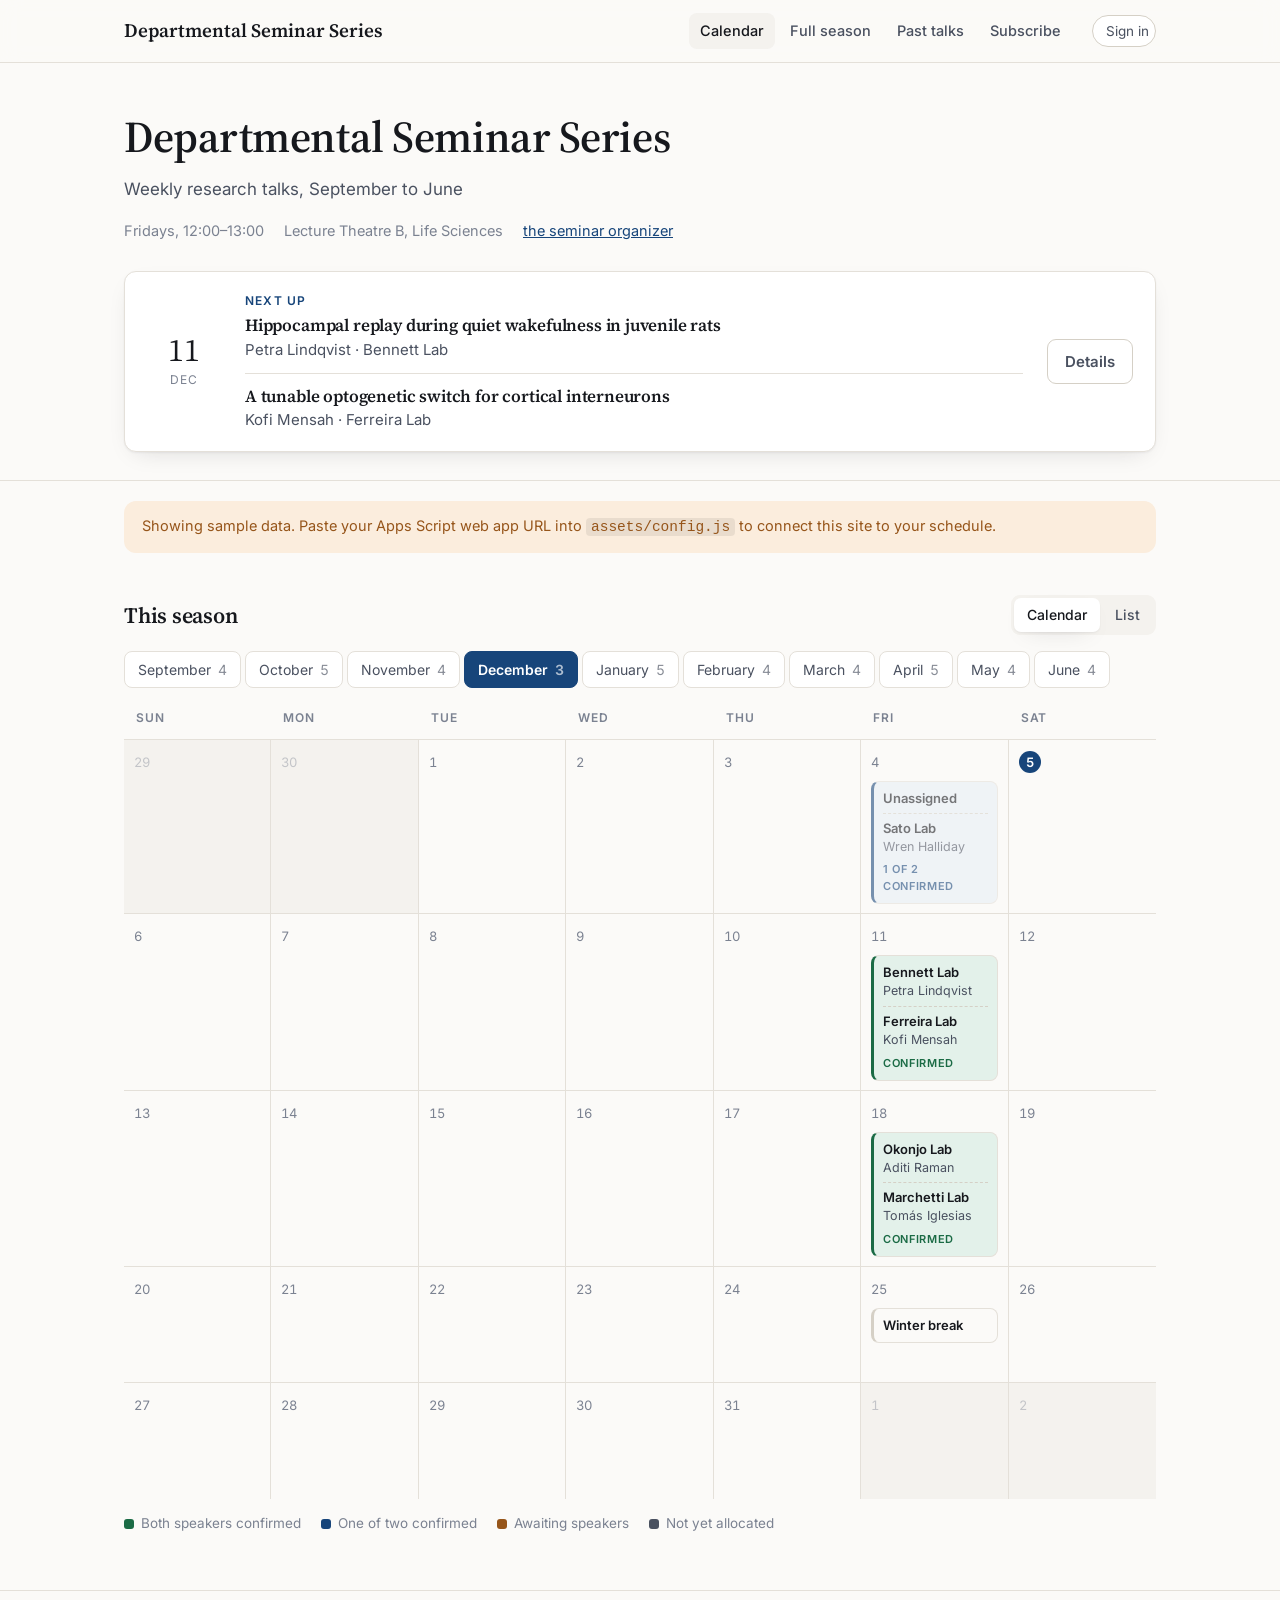
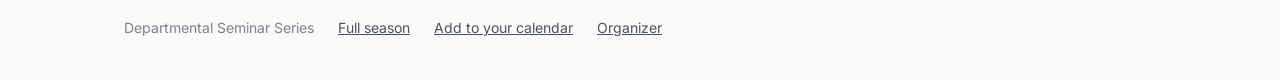
<file: index.html>
<!doctype html>
<html lang="en">
<head>
<meta charset="utf-8">
<meta name="viewport" content="width=device-width, initial-scale=1">
<title>Calendar</title>
<meta name="description" content="Schedule and speaker sign-up for the weekly seminar series.">
<link rel="preconnect" href="https://fonts.googleapis.com">
<link rel="preconnect" href="https://fonts.gstatic.com" crossorigin>
<link href="https://fonts.googleapis.com/css2?family=Inter:wght@400;500;600;700&family=Source+Serif+4:opsz,wght@8..60,400;8..60,600&display=swap" rel="stylesheet">
<link rel="stylesheet" href="assets/styles.css">
<script src="assets/config.js"></script>
</head>
<body>

<header class="site-head">
  <div class="wrap head-inner">
    <a class="brand" href="index.html"><strong data-bind="seriesName">Seminar Series</strong></a>
    <nav class="nav">
      <a href="index.html">Calendar</a>
      <a href="schedule.html">Full season</a>
      <a href="archive.html">Past talks</a>
      <a href="subscribe.html">Subscribe</a>
    </nav>
    <div id="session-slot"></div>
    <button class="menu-btn" aria-label="Menu">&#9776;</button>
  </div>
</header>

<section class="hero">
  <div class="wrap">
    <h1 data-bind="seriesName">Seminar Series</h1>
    <p class="tagline" data-bind="tagline" hidden></p>
    <div class="meta" id="hero-meta"></div>
    <div id="next-up"></div>
  </div>
</section>

<main class="wrap">
  <div id="banner-slot"></div>

  <div class="toolbar">
    <h2>This season</h2>
    <div class="seg" id="view-toggle">
      <button data-view="calendar" aria-pressed="true">Calendar</button>
      <button data-view="list" aria-pressed="false">List</button>
    </div>
  </div>

  <div class="months" id="month-nav"></div>
  <div id="view-host"><div class="skeleton"></div></div>

  <div class="legend">
    <span><i style="background:var(--ok)"></i> Both speakers confirmed</span>
    <span><i style="background:var(--accent)"></i> One of two confirmed</span>
    <span><i style="background:var(--warn)"></i> Awaiting speakers</span>
    <span><i style="background:var(--open)"></i> Not yet allocated</span>
  </div>
</main>

<footer class="site-foot">
  <div class="wrap foot-inner">
    <span data-bind="seriesName">Seminar Series</span>
    <a href="schedule.html">Full season</a>
    <a href="subscribe.html">Add to your calendar</a>
    <a href="dashboard.html">Organizer</a>
  </div>
</footer>

<script src="assets/app.js"></script>
<script>
(function () {
  var view = 'calendar';
  try { view = localStorage.getItem('seminar.view') || 'calendar'; } catch (e) {}

  var host = document.getElementById('view-host');
  var monthNav = document.getElementById('month-nav');
  var toggle = document.getElementById('view-toggle');

  toggle.addEventListener('click', function (e) {
    var b = e.target.closest('button');
    if (!b) return;
    view = b.dataset.view;
    try { localStorage.setItem('seminar.view', view); } catch (err) {}
    SEM.render();
  });

  function narrow() { return window.matchMedia('(max-width: 640px)').matches; }

  SEM.onRender(function (state) {
    var mode = narrow() ? 'list' : view;
    SEM.$$('#view-toggle button').forEach(function (b) {
      b.setAttribute('aria-pressed', b.dataset.view === view ? 'true' : 'false');
    });
    toggle.hidden = narrow();
    monthNav.hidden = mode !== 'calendar';

    if (!state.slots.length) {
      host.innerHTML = '';
      host.appendChild(SEM.emptyBlock('No dates yet',
        'The season has not been published. Check back shortly.'));
      return;
    }

    if (mode === 'calendar') {
      SEM.renderMonthNav(monthNav);
      SEM.renderCalendar(host);
    } else {
      var t = SEM.todayKey();
      var rest = state.slots.filter(function (s) { return s.date >= t; });
      SEM.renderList(host, rest.length ? rest : state.slots, {
        emptyTitle: 'The season has finished',
        emptyBody: 'Past talks are listed in the archive.'
      });
    }
    renderNext(state);
  });

  function renderNext(state) {
    var box = document.getElementById('next-up');
    var next = SEM.upcoming()[0];
    box.innerHTML = '';
    if (!next) return;
    var d = SEM.parseDate(next.date);
    var card = SEM.el('div', 'next-up');

    var when = SEM.el('div', 'when');
    when.appendChild(SEM.el('div', 'd', String(d.getDate())));
    when.appendChild(SEM.el('div', 'm', ['Jan','Feb','Mar','Apr','May','Jun','Jul','Aug','Sep','Oct','Nov','Dec'][d.getMonth()]));
    card.appendChild(when);

    var what = SEM.el('div', 'what');
    what.appendChild(SEM.el('div', 'eyebrow', next.date === SEM.todayKey() ? 'Today' : 'Next up'));
    if (next.type === 'special') {
      what.appendChild(SEM.el('h2', null, next.note || 'Special session'));
    } else {
      SEM.talksOf(next).forEach(function (t) {
        var block = SEM.el('div', 'talk');
        if (t.filled) {
          block.appendChild(SEM.el('h2', null, t.title));
          block.appendChild(SEM.el('p', null, t.speaker + ' · ' + t.lab));
        } else {
          block.appendChild(SEM.el('h2', null, t.lab || 'Not yet allocated'));
          block.appendChild(SEM.el('p', null, t.lab ? 'Speaker and title still needed' : 'No lab assigned to this slot'));
        }
        what.appendChild(block);
      });
    }
    card.appendChild(what);

    var allFilled = SEM.filledTalks(next).length === SEM.talksOf(next).length;
    if (SEM.assignedTalks(next).length && next.type === 'talk') {
      var btn = SEM.el('button', 'btn' + (allFilled ? ' ghost' : ''), allFilled ? 'Details' : 'Add your details');
      btn.addEventListener('click', function () { SEM.openSlot(next.date); });
      card.appendChild(btn);
    }
    box.appendChild(card);
  }

  window.addEventListener('resize', (function () {
    var was = narrow();
    return function () { if (narrow() !== was) { was = narrow(); SEM.render(); } };
  })());
})();
</script>
</body>
</html>
</file>
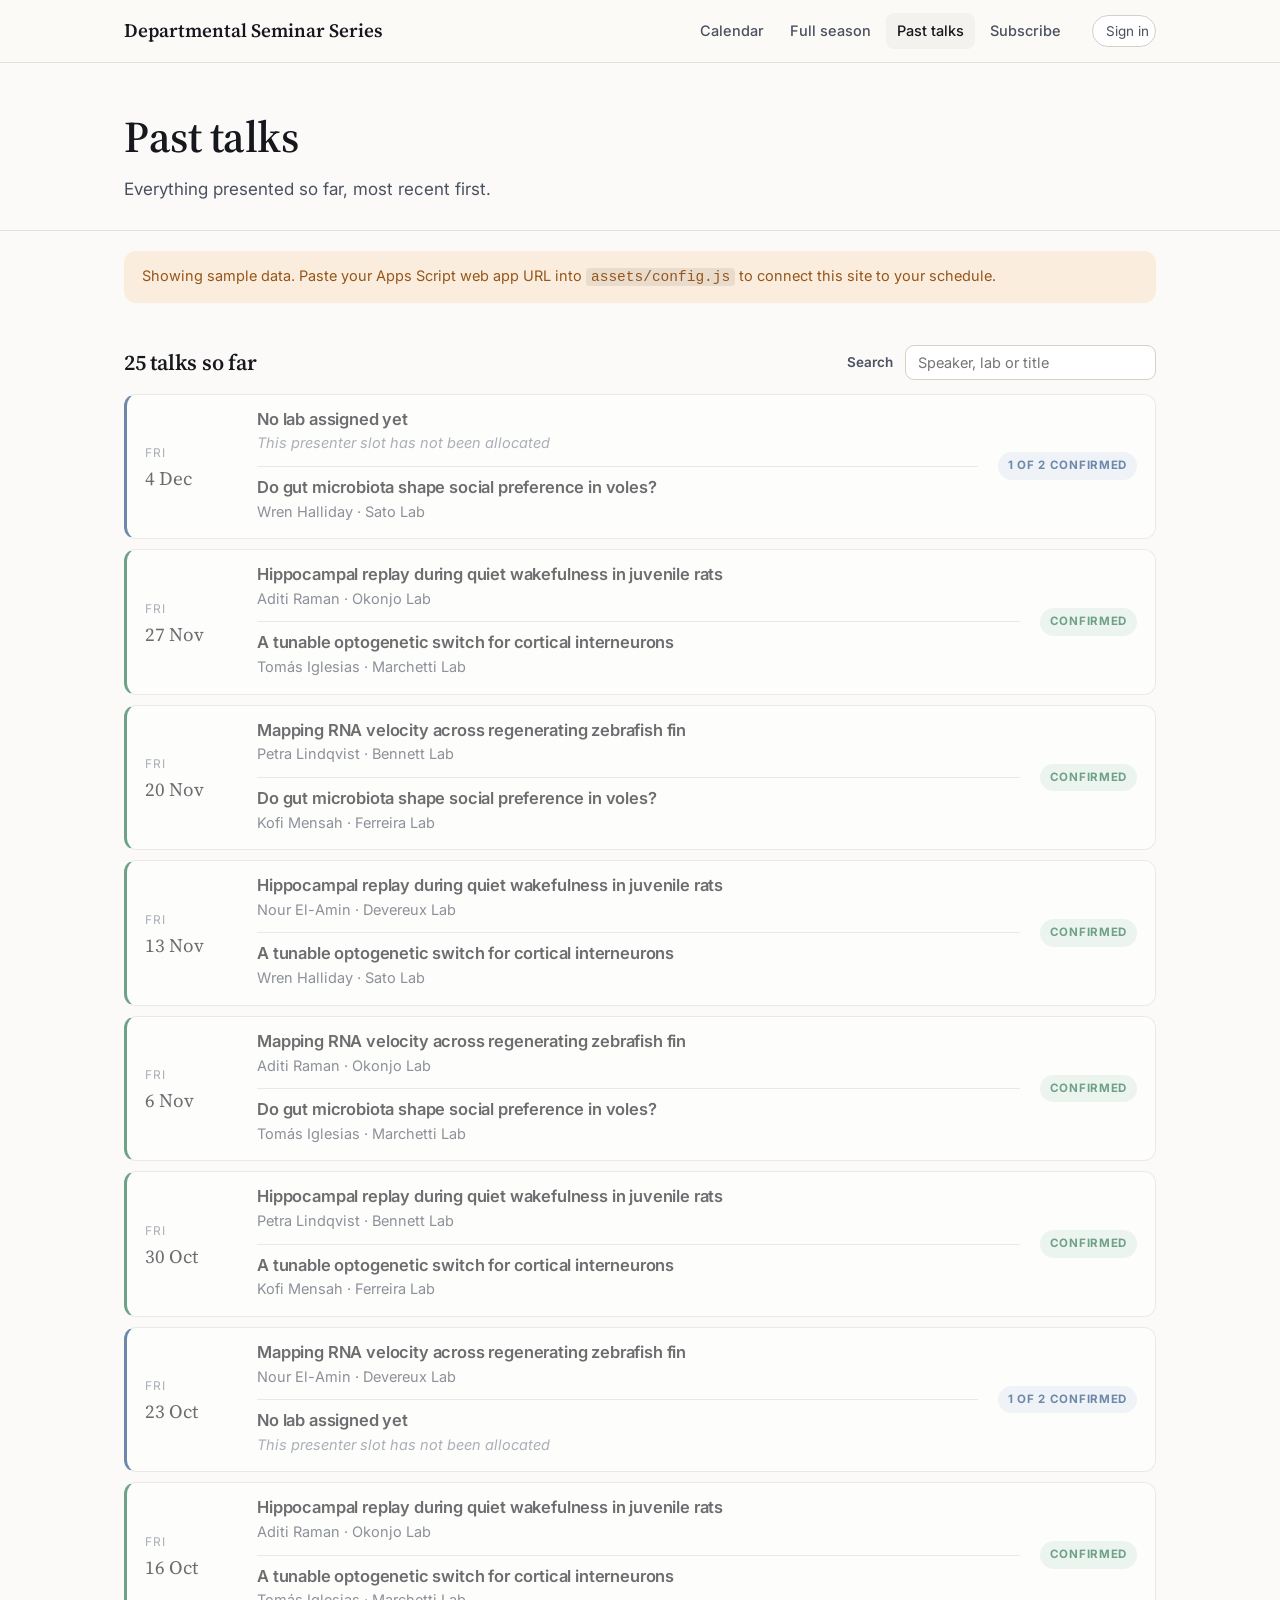
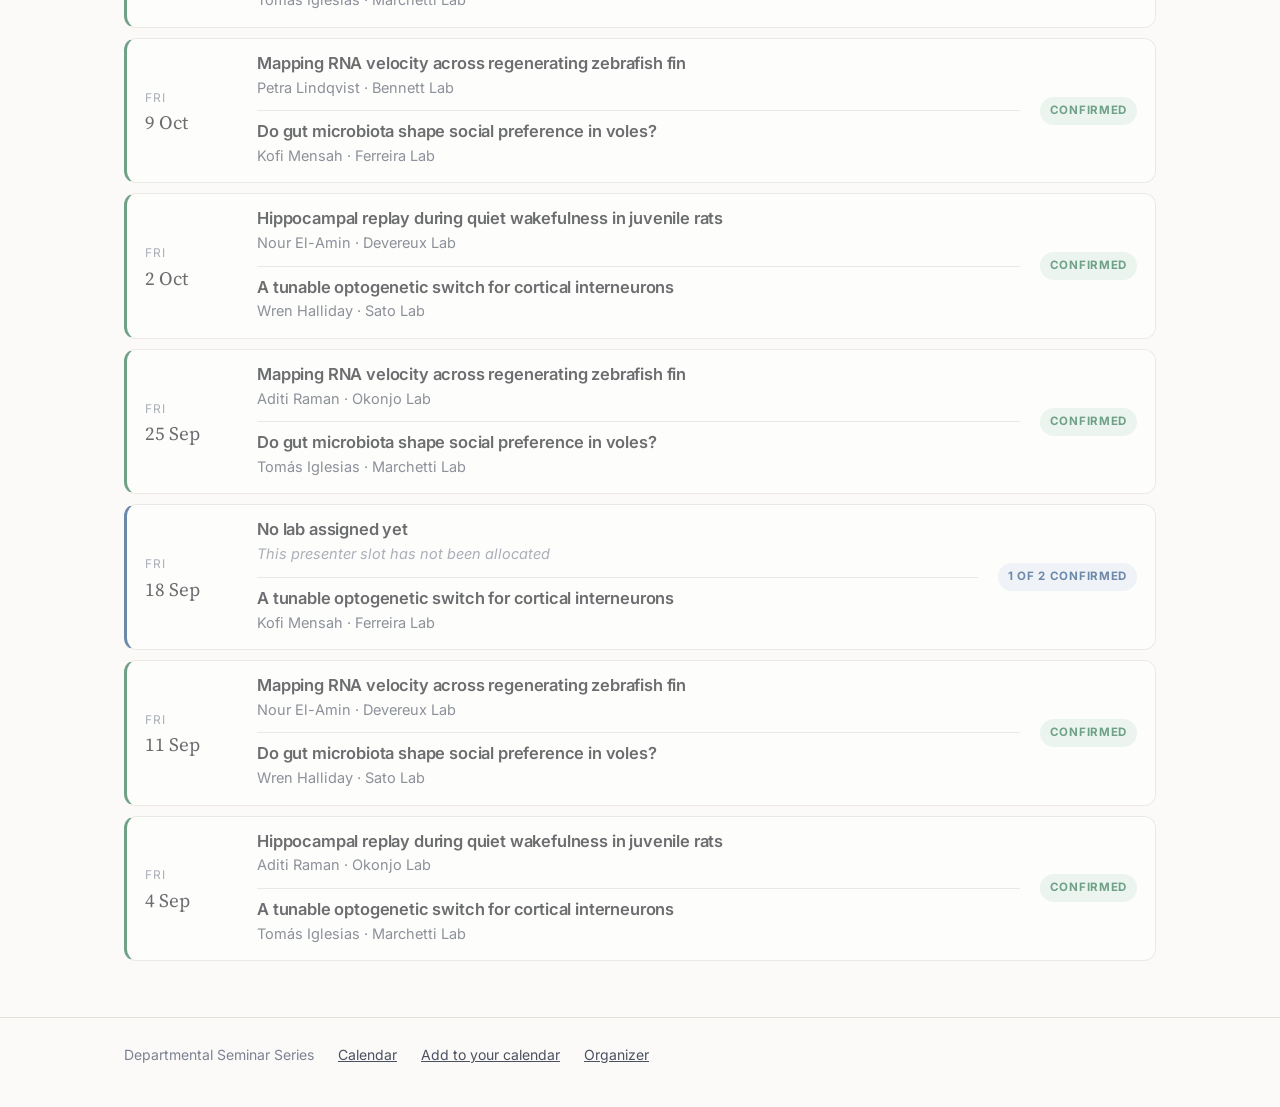
<file: archive.html>
<!doctype html>
<html lang="en">
<head>
<meta charset="utf-8">
<meta name="viewport" content="width=device-width, initial-scale=1">
<title>Past talks</title>
<meta name="description" content="A searchable record of every talk given in the seminar series.">
<link rel="preconnect" href="https://fonts.googleapis.com">
<link rel="preconnect" href="https://fonts.gstatic.com" crossorigin>
<link href="https://fonts.googleapis.com/css2?family=Inter:wght@400;500;600;700&family=Source+Serif+4:opsz,wght@8..60,400;8..60,600&display=swap" rel="stylesheet">
<link rel="stylesheet" href="assets/styles.css">
<script src="assets/config.js"></script>
</head>
<body>

<header class="site-head">
  <div class="wrap head-inner">
    <a class="brand" href="index.html"><strong data-bind="seriesName">Seminar Series</strong></a>
    <nav class="nav">
      <a href="index.html">Calendar</a>
      <a href="schedule.html">Full season</a>
      <a href="archive.html">Past talks</a>
      <a href="subscribe.html">Subscribe</a>
    </nav>
    <div id="session-slot"></div>
    <button class="menu-btn" aria-label="Menu">&#9776;</button>
  </div>
</header>

<section class="hero">
  <div class="wrap">
    <h1>Past talks</h1>
    <p class="tagline">Everything presented so far, most recent first.</p>
  </div>
</section>

<main class="wrap">
  <div id="banner-slot"></div>

  <div class="toolbar">
    <h2 id="count-label">Archive</h2>
    <label class="lbl" for="q" style="margin:0">Search</label>
    <input class="field" id="q" type="search" placeholder="Speaker, lab or title" style="min-width:220px">
  </div>

  <div class="list" id="rows"><div class="skeleton"></div></div>
</main>

<footer class="site-foot">
  <div class="wrap foot-inner">
    <span data-bind="seriesName">Seminar Series</span>
    <a href="index.html">Calendar</a>
    <a href="subscribe.html">Add to your calendar</a>
    <a href="dashboard.html">Organizer</a>
  </div>
</footer>

<script src="assets/app.js"></script>
<script>
(function () {
  var rows = document.getElementById('rows');
  var q = document.getElementById('q');
  q.addEventListener('input', function () { SEM.render(); });

  SEM.onRender(function (state) {
    var t = SEM.todayKey();
    var term = q.value.trim().toLowerCase();
    var list = state.slots.filter(function (s) {
      if (s.date >= t || s.type === 'break') return false;
      if (!SEM.filledTalks(s).length && !SEM.assignedTalks(s).length) return false;
      if (term) {
        var hay = [s.note];
        SEM.talksOf(s).forEach(function (x) { hay.push(x.lab, x.speaker, x.title); });
        if (hay.join(' ').toLowerCase().indexOf(term) < 0) return false;
      }
      return true;
    }).sort(function (a, b) { return a.date < b.date ? 1 : -1; });

    var given = list.reduce(function (n, s) { return n + SEM.filledTalks(s).length; }, 0);
    document.getElementById('count-label').textContent =
      given + (given === 1 ? ' talk' : ' talks') + (term ? ' matching' : ' so far');

    SEM.renderList(rows, list, {
      group: false,
      emptyTitle: term ? 'Nothing matched' : 'No talks yet',
      emptyBody: term ? 'Try a different search term.' : 'Talks appear here the day after they are given.'
    });
  });
})();
</script>
</body>
</html>
</file>
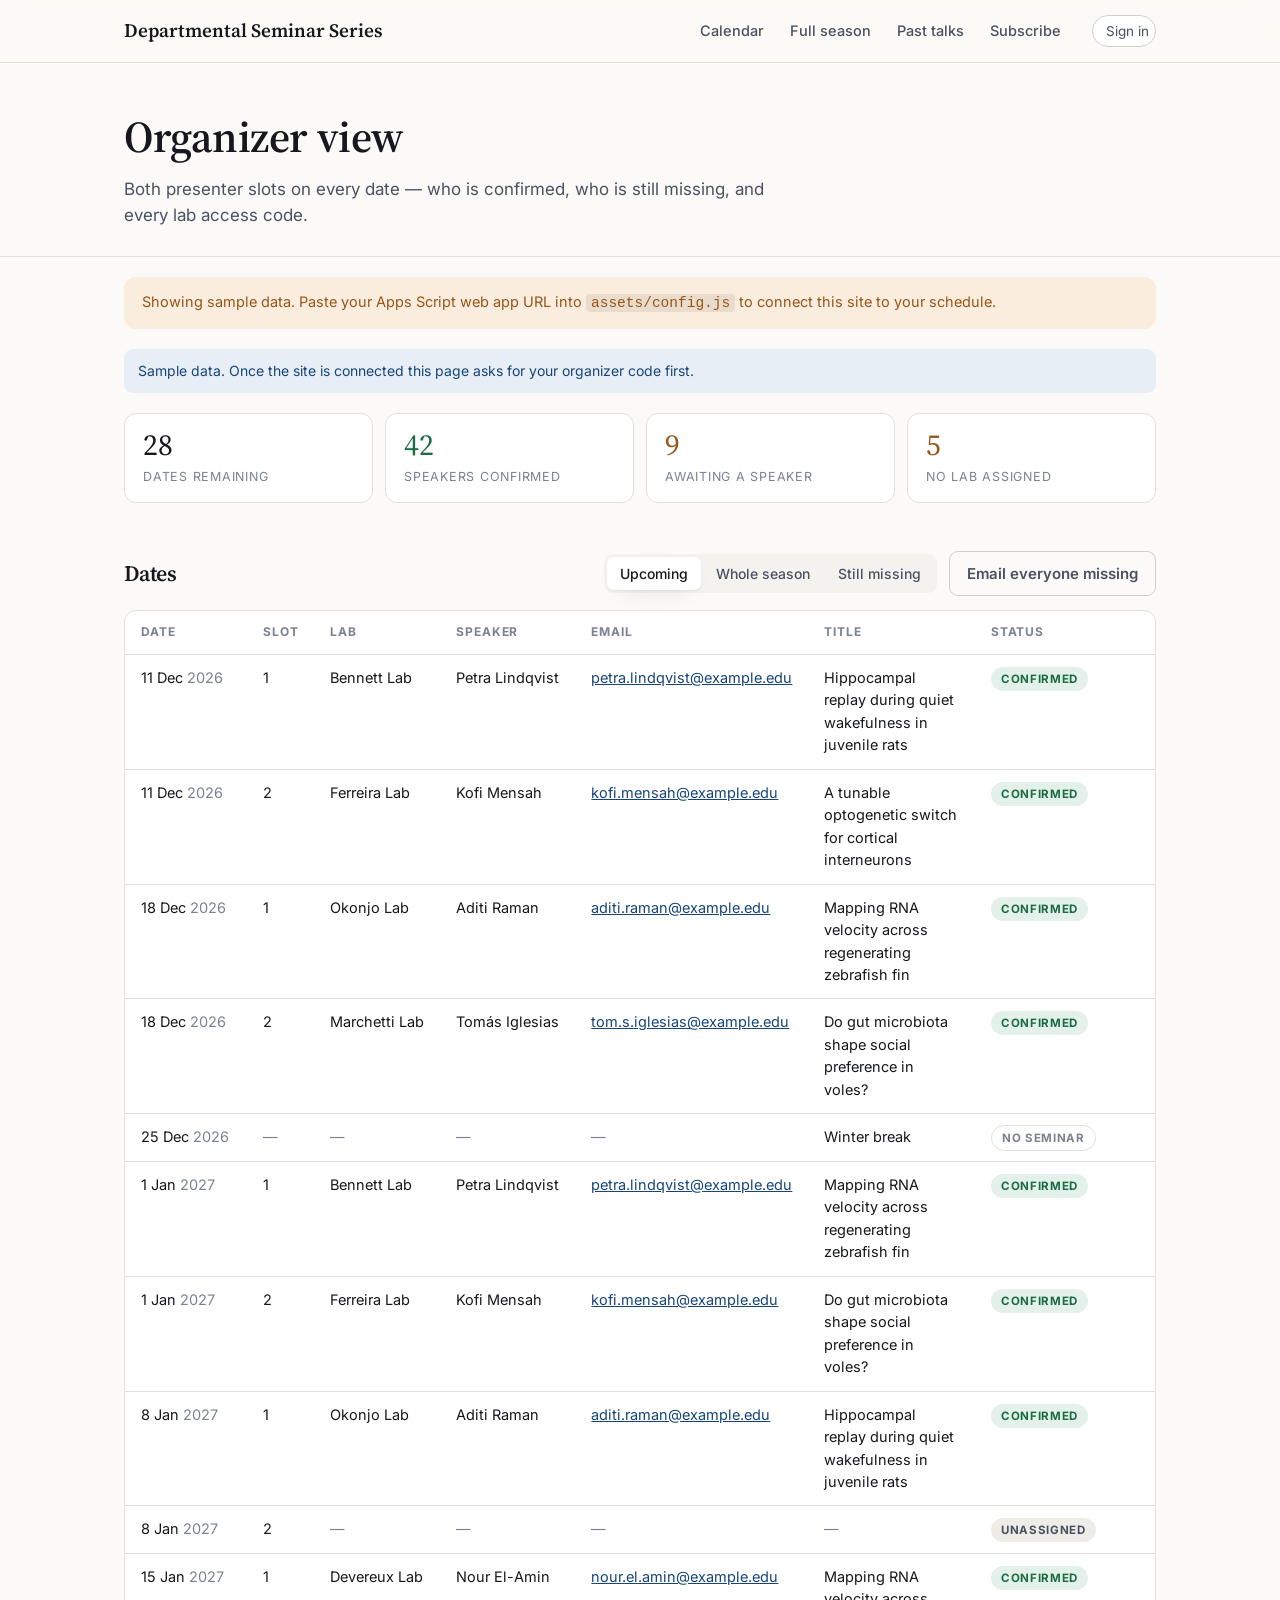
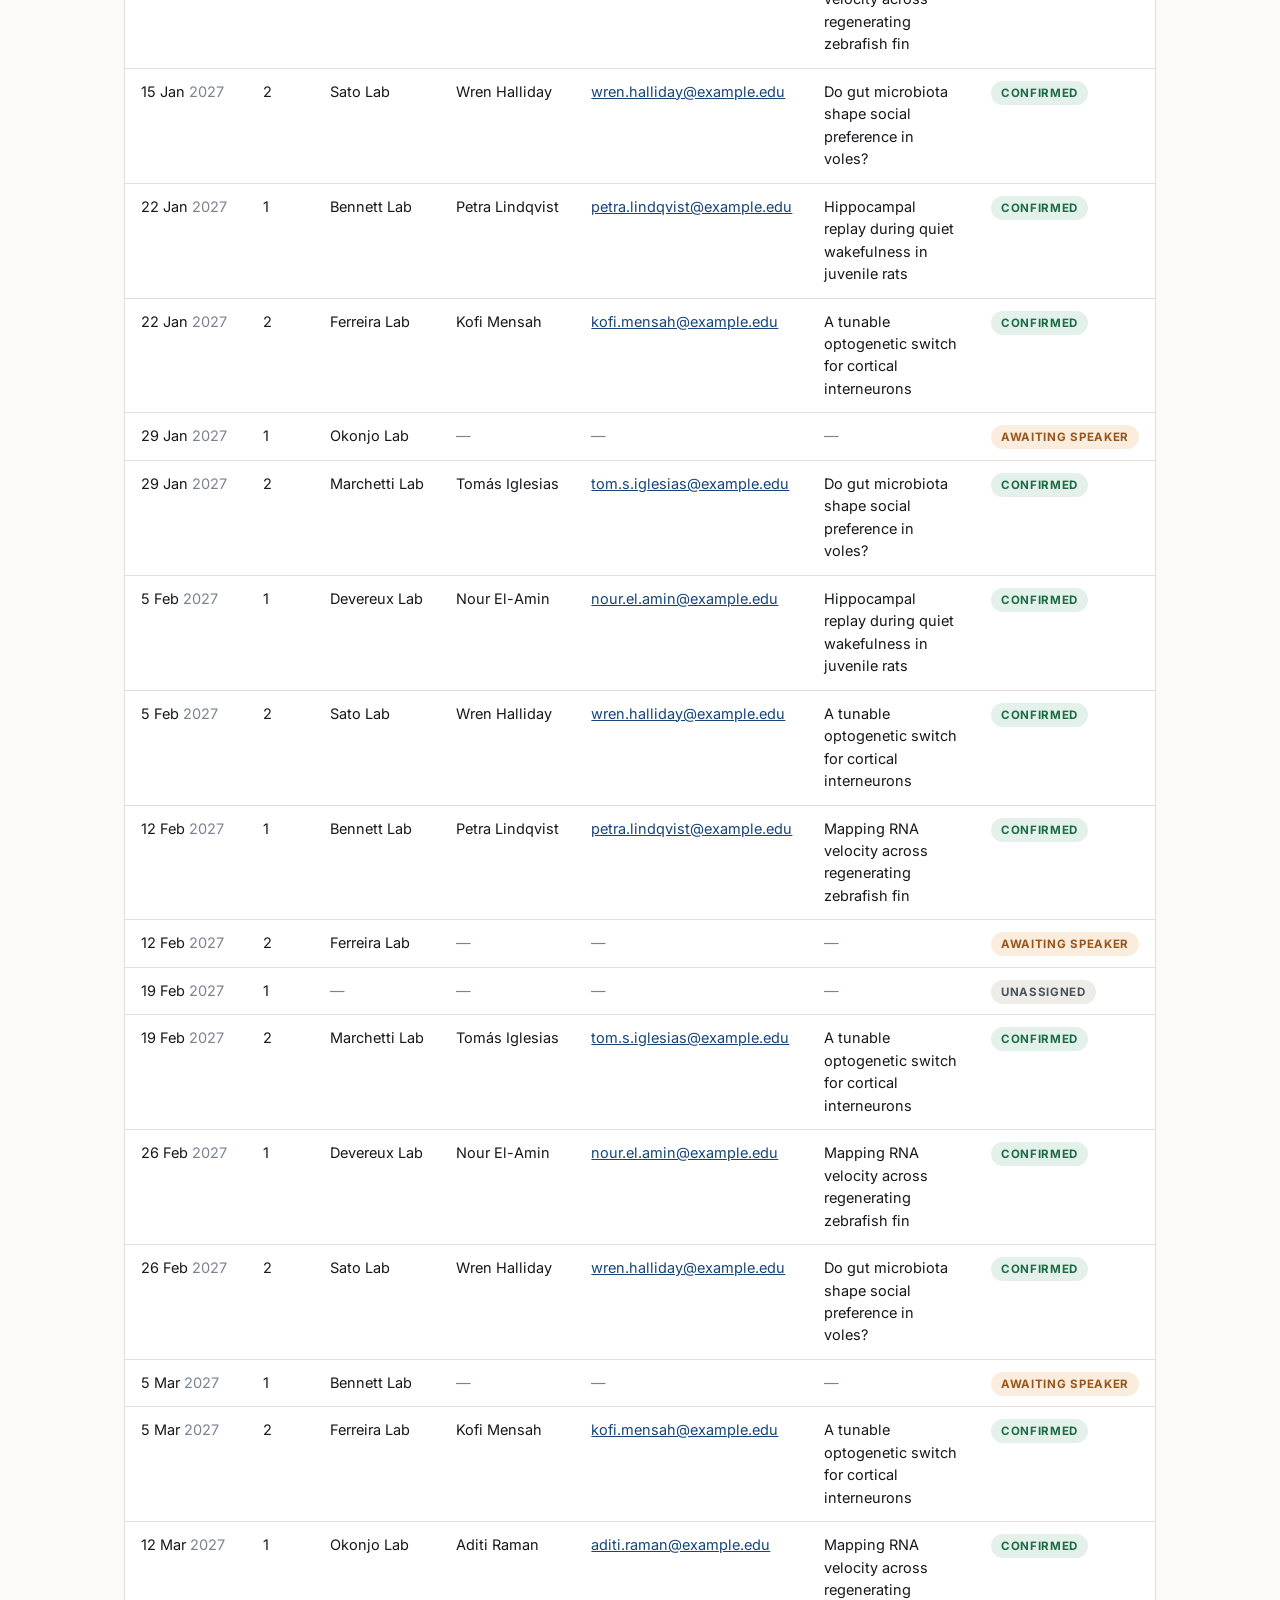
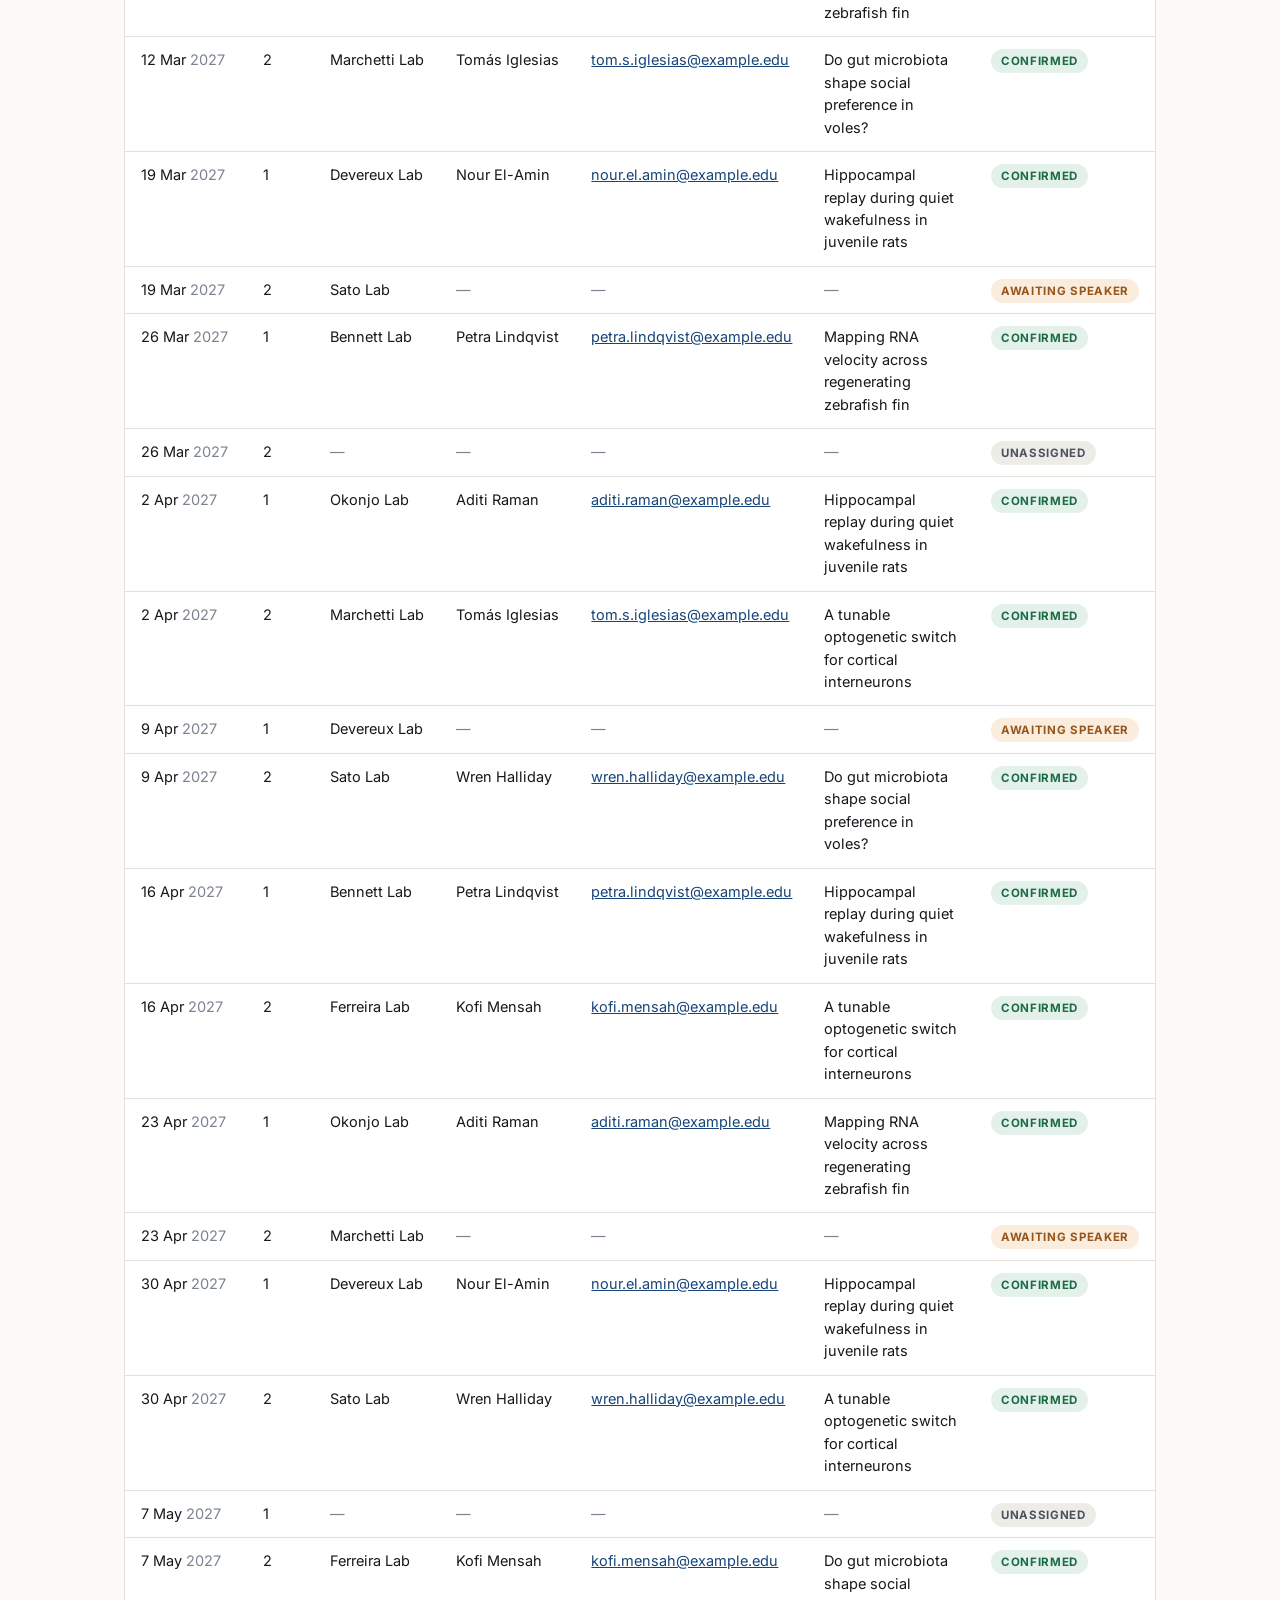
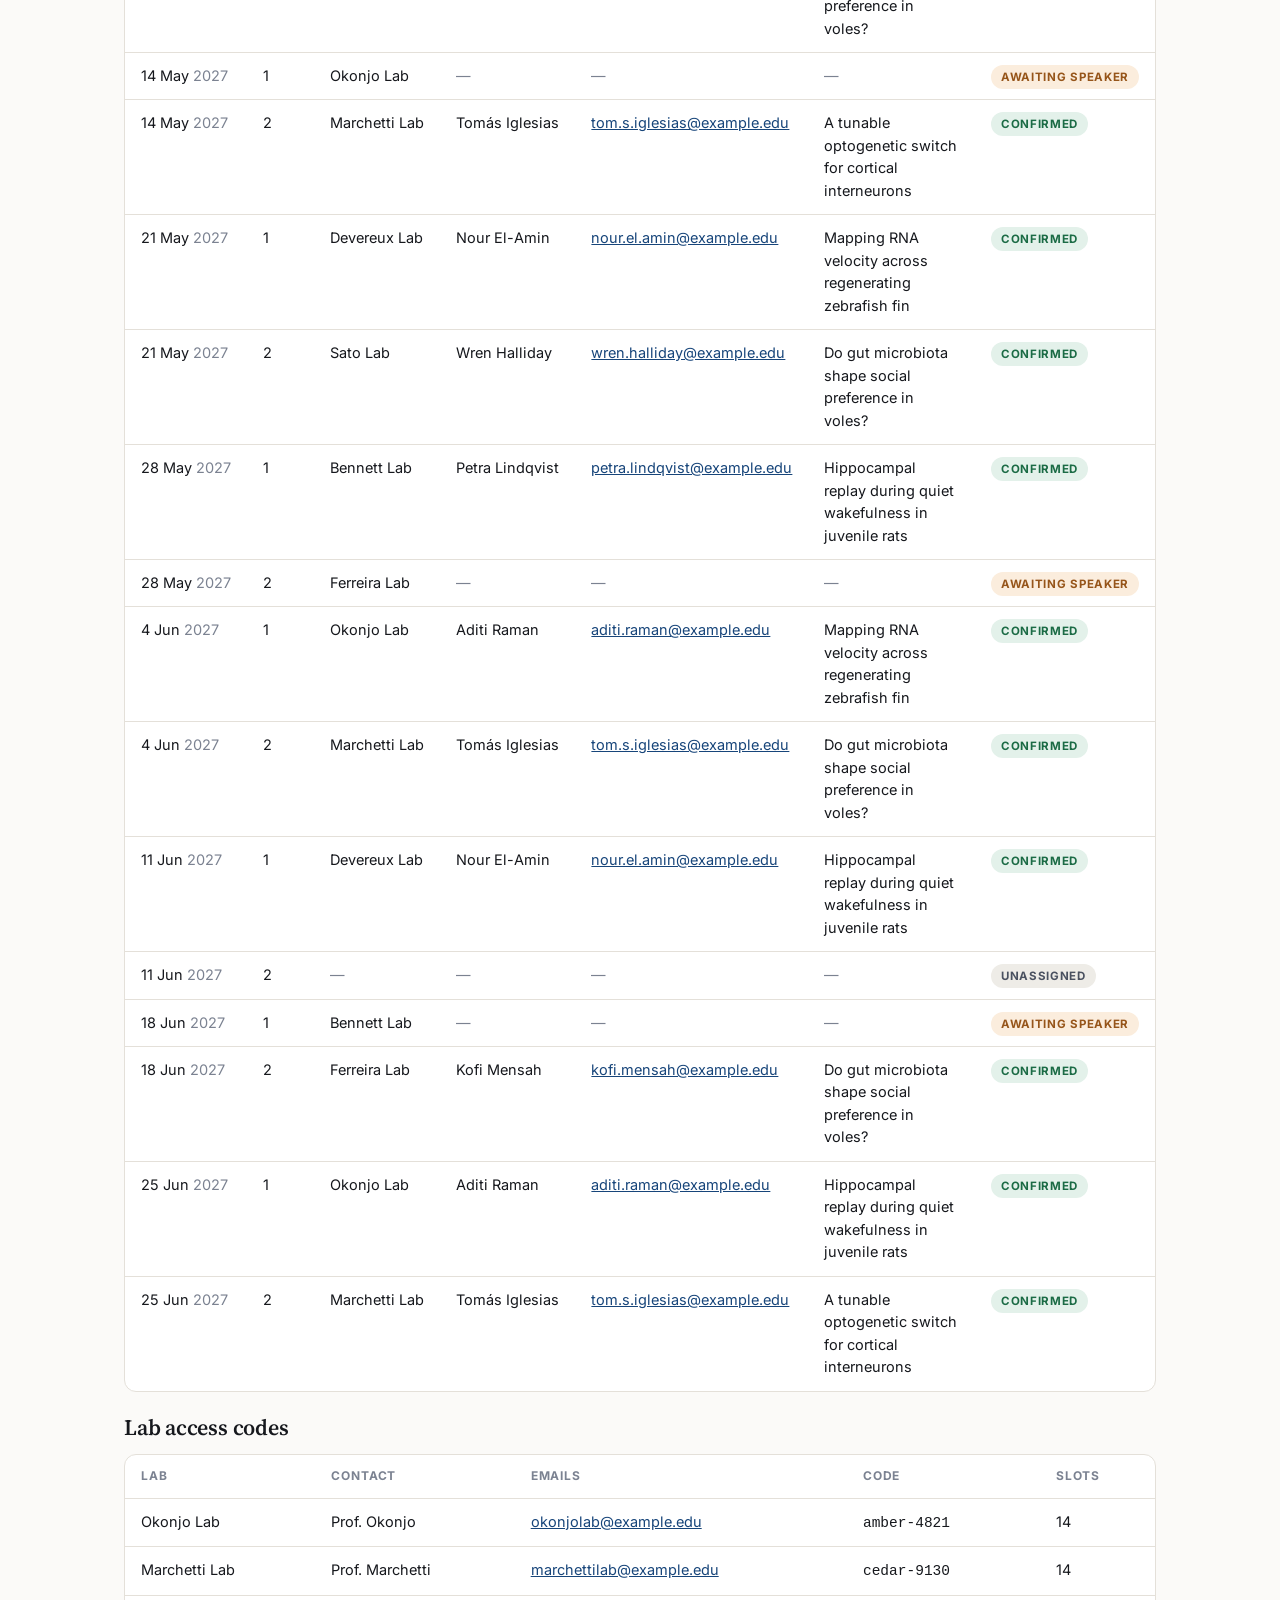
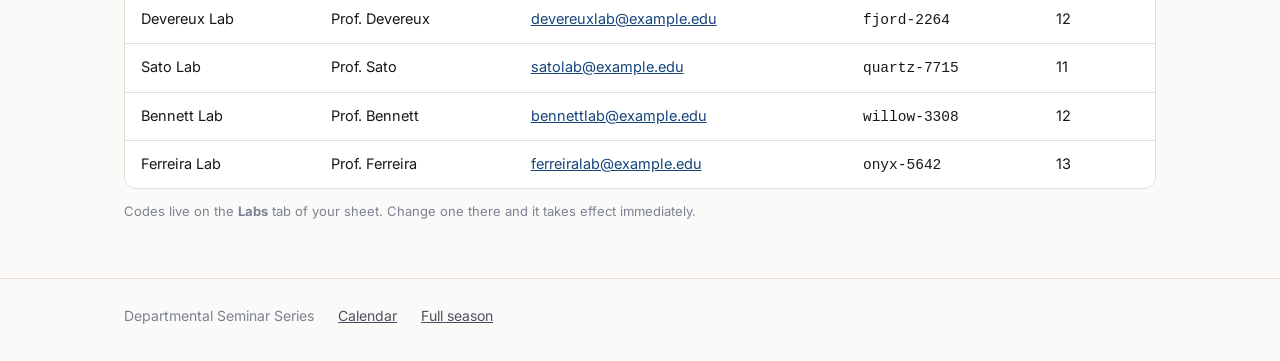
<file: dashboard.html>
<!doctype html>
<html lang="en">
<head>
<meta charset="utf-8">
<meta name="viewport" content="width=device-width, initial-scale=1">
<title>Organizer</title>
<meta name="robots" content="noindex">
<link rel="preconnect" href="https://fonts.googleapis.com">
<link rel="preconnect" href="https://fonts.gstatic.com" crossorigin>
<link href="https://fonts.googleapis.com/css2?family=Inter:wght@400;500;600;700&family=Source+Serif+4:opsz,wght@8..60,400;8..60,600&display=swap" rel="stylesheet">
<link rel="stylesheet" href="assets/styles.css">
<script src="assets/config.js"></script>
</head>
<body>

<header class="site-head">
  <div class="wrap head-inner">
    <a class="brand" href="index.html"><strong data-bind="seriesName">Seminar Series</strong></a>
    <nav class="nav">
      <a href="index.html">Calendar</a>
      <a href="schedule.html">Full season</a>
      <a href="archive.html">Past talks</a>
      <a href="subscribe.html">Subscribe</a>
    </nav>
    <div id="session-slot"></div>
    <button class="menu-btn" aria-label="Menu">&#9776;</button>
  </div>
</header>

<section class="hero">
  <div class="wrap">
    <h1>Organizer view</h1>
    <p class="tagline">Both presenter slots on every date — who is confirmed, who is still missing, and every lab access code.</p>
  </div>
</section>

<main class="wrap">
  <div id="banner-slot"></div>
  <div id="gate"></div>
  <div id="panel" hidden>
    <div class="stats" id="stats"></div>

    <div class="toolbar">
      <h2>Dates</h2>
      <div class="seg" id="scope">
        <button data-s="upcoming" aria-pressed="true">Upcoming</button>
        <button data-s="all" aria-pressed="false">Whole season</button>
        <button data-s="missing" aria-pressed="false">Still missing</button>
      </div>
      <button class="btn ghost" id="chase">Email everyone missing</button>
    </div>

    <div class="tbl-wrap">
      <table class="data" id="tbl">
        <thead><tr>
          <th>Date</th><th>Slot</th><th>Lab</th><th>Speaker</th><th>Email</th><th>Title</th><th>Status</th>
        </tr></thead>
        <tbody></tbody>
      </table>
    </div>

    <div class="toolbar"><h2>Lab access codes</h2></div>
    <div class="tbl-wrap">
      <table class="data" id="labs">
        <thead><tr><th>Lab</th><th>Contact</th><th>Emails</th><th>Code</th><th>Slots</th></tr></thead>
        <tbody></tbody>
      </table>
    </div>
    <p class="hint" style="margin-top:12px">Codes live on the <strong>Labs</strong> tab of your sheet. Change one there and it takes effect immediately.</p>
  </div>
</main>

<footer class="site-foot">
  <div class="wrap foot-inner">
    <span data-bind="seriesName">Seminar Series</span>
    <a href="index.html">Calendar</a>
    <a href="schedule.html">Full season</a>
  </div>
</footer>

<script src="assets/app.js"></script>
<script>
(function () {
  var data = null;
  var scope = 'upcoming';
  var gate = document.getElementById('gate');
  var panel = document.getElementById('panel');

  document.getElementById('scope').addEventListener('click', function (e) {
    var b = e.target.closest('button');
    if (!b) return;
    scope = b.dataset.s;
    paint();
  });

  document.getElementById('chase').addEventListener('click', function () {
    if (!data) return;
    var t = SEM.todayKey();
    var byLab = {};
    (data.labDetail || []).forEach(function (l) { byLab[l.name] = l; });
    var addrs = {};
    data.slots.forEach(function (s) {
      if (s.date < t || s.type !== 'talk') return;
      SEM.talksOf(s).forEach(function (talk) {
        if (talk.filled || !talk.lab) return;
        var l = byLab[talk.lab];
        if (l) l.emails.forEach(function (e) { addrs[e] = true; });
      });
    });
    var list = Object.keys(addrs);
    if (!list.length) { alert('Every upcoming date already has a speaker.'); return; }
    location.href = 'mailto:?bcc=' + encodeURIComponent(list.join(',')) +
      '&subject=' + encodeURIComponent((data.settings.seriesName || 'Seminar series') + ': we still need your presenter');
  });

  function askCode(message) {
    panel.hidden = true;
    gate.innerHTML = '';
    var card = SEM.el('div', 'next-up');
    card.style.gridTemplateColumns = '1fr';
    var f = document.createElement('form');
    if (message) f.appendChild(SEM.note('err', message));
    f.appendChild(SEM.field('Organizer code', 'code', 'password', '',
      'Shown in your sheet under Seminar → Show organizer code.', 'off'));
    var acts = SEM.el('div', 'actions');
    var go = SEM.el('button', 'btn', 'Open dashboard');
    go.type = 'submit';
    acts.appendChild(go);
    f.appendChild(acts);
    card.appendChild(f);
    gate.appendChild(card);

    f.addEventListener('submit', function (e) {
      e.preventDefault();
      var code = f.code.value.trim();
      if (!code) return;
      go.disabled = true; go.textContent = 'Checking…';
      SEM.api.post({ action: 'admin', code: code }).then(function (r) {
        go.disabled = false; go.textContent = 'Open dashboard';
        if (!r || !r.ok) { askCode((r && r.error) || 'That code was not recognised.'); return; }
        try { sessionStorage.setItem('seminar.admin', code); } catch (err) {}
        SEM.saveSession({ lab: 'Organizer', code: code, admin: true });
        data = r;
        gate.innerHTML = '';
        panel.hidden = false;
        paint();
      }).catch(function (err) {
        go.disabled = false; go.textContent = 'Open dashboard';
        askCode(SEM.friendly(err));
      });
    });
    setTimeout(function () { var n = f.querySelector('input'); if (n) n.focus(); }, 40);
  }

  function paint() {
    if (!data) return;
    SEM.$$('#scope button').forEach(function (b) {
      b.setAttribute('aria-pressed', b.dataset.s === scope ? 'true' : 'false');
    });

    var t = SEM.todayKey();
    var season = data.slots.filter(function (s) { return s.type === 'talk'; });
    var future = season.filter(function (s) { return s.date >= t; });
    /* Counted per presenter slot — two on every remaining date. */
    var confirmed = 0, awaiting = 0, unassigned = 0;
    future.forEach(function (s) {
      SEM.talksOf(s).forEach(function (talk) {
        if (talk.filled) confirmed++;
        else if (talk.lab) awaiting++;
        else unassigned++;
      });
    });

    var stats = document.getElementById('stats');
    stats.innerHTML = '';
    [[future.length, 'Dates remaining', ''], [confirmed, 'Speakers confirmed', 'ok'],
     [awaiting, 'Awaiting a speaker', awaiting ? 'warn' : ''],
     [unassigned, 'No lab assigned', unassigned ? 'warn' : '']].forEach(function (row) {
      var d = SEM.el('div', 'stat ' + row[2]);
      d.appendChild(SEM.el('div', 'v', String(row[0])));
      d.appendChild(SEM.el('div', 'k', row[1]));
      stats.appendChild(d);
    });

    /* One entry per presenter slot; non-talk dates stay a single entry. */
    var rows = [];
    data.slots.forEach(function (s) {
      if (s.type !== 'talk') { rows.push({ day: s, talk: null }); return; }
      SEM.talksOf(s).forEach(function (talk) { rows.push({ day: s, talk: talk }); });
    });
    rows = rows.filter(function (r) {
      if (scope === 'upcoming') return r.day.date >= t;
      if (scope === 'missing') return r.day.date >= t && r.day.type === 'talk' && !r.talk.filled;
      return true;
    });

    var tb = document.querySelector('#tbl tbody');
    tb.innerHTML = '';
    if (!rows.length) {
      var tr0 = document.createElement('tr');
      var td0 = document.createElement('td');
      td0.colSpan = 7;
      td0.className = 'muted';
      td0.textContent = 'Nothing to show.';
      tr0.appendChild(td0);
      tb.appendChild(tr0);
    }
    rows.forEach(function (r) {
      var s = r.day;
      var talk = r.talk;
      var tr = document.createElement('tr');
      var st = talk ? SEM.talkStatus(s, talk) : SEM.statusOf(s);
      tr.innerHTML =
        '<td class="nowrap">' + SEM.esc(SEM.shortDate(s.date)) + ' <span class="muted">' + s.date.slice(0, 4) + '</span></td>' +
        '<td class="nowrap">' + (talk ? talk.n : '<span class="muted">—</span>') + '</td>' +
        '<td class="nowrap">' + (talk && talk.lab ? SEM.esc(talk.lab) : '<span class="muted">—</span>') + '</td>' +
        '<td class="nowrap">' + (talk && talk.speaker ? SEM.esc(talk.speaker) : '<span class="muted">—</span>') + '</td>' +
        '<td class="nowrap">' + (talk && talk.email ? '<a href="mailto:' + SEM.esc(talk.email) + '">' + SEM.esc(talk.email) + '</a>' : '<span class="muted">—</span>') + '</td>' +
        '<td>' + (talk && talk.title ? SEM.esc(talk.title) : (!talk && s.note ? SEM.esc(s.note) : '<span class="muted">—</span>')) + '</td>' +
        '<td class="nowrap"><span class="pill ' + (st === 'special' ? 'open' : st) + '">' +
          SEM.esc((talk ? SEM.talkLabels[st] : SEM.labels[st]) || '') + '</span></td>';
      tr.style.cursor = 'pointer';
      tr.addEventListener('click', function (e) {
        if (e.target.tagName === 'A') return;
        SEM.openSlot(s.date);
      });
      tb.appendChild(tr);
    });

    var counts = {};
    data.slots.forEach(function (s) {
      SEM.labsOf(s).forEach(function (name) { counts[name] = (counts[name] || 0) + 1; });
    });
    var lb = document.querySelector('#labs tbody');
    lb.innerHTML = '';
    (data.labDetail || []).forEach(function (l) {
      var tr = document.createElement('tr');
      tr.innerHTML =
        '<td class="nowrap">' + SEM.esc(l.name) + '</td>' +
        '<td class="nowrap">' + (l.contactName ? SEM.esc(l.contactName) : '<span class="muted">—</span>') + '</td>' +
        '<td>' + (l.emails.length ? l.emails.map(function (e) {
          return '<a href="mailto:' + SEM.esc(e) + '">' + SEM.esc(e) + '</a>';
        }).join(', ') : '<span class="muted">none set</span>') + '</td>' +
        '<td class="nowrap"><code>' + SEM.esc(l.passcode || '—') + '</code></td>' +
        '<td class="nowrap">' + (counts[l.name] || 0) + '</td>';
      lb.appendChild(tr);
    });
  }

  SEM.onRender(function (state) {
    if (data) return;
    if (state.demo) {
      gate.innerHTML = '';
      gate.appendChild(SEM.note('info',
        'Sample data. Once the site is connected this page asks for your organizer code first.'));
      data = {
        settings: state.settings,
        slots: state.slots.map(function (s) {
          var c = {}; for (var k in s) c[k] = s[k];
          c.talks = SEM.talksOf(s).map(function (t) {
            var d = {}; for (var k2 in t) d[k2] = t[k2];
            if (t.filled) d.email = t.speaker.toLowerCase().replace(/[^a-z]+/g, '.') + '@example.edu';
            return d;
          });
          return c;
        }),
        labDetail: state.labs.map(function (n, i) {
          return {
            name: n, contactName: 'Prof. ' + n.replace(' Lab', ''),
            emails: [n.toLowerCase().replace(/[^a-z]+/g, '') + '@example.edu'],
            passcode: ['amber-4821', 'cedar-9130', 'fjord-2264', 'quartz-7715', 'willow-3308', 'onyx-5642'][i % 6]
          };
        })
      };
      panel.hidden = false;
      paint();
      return;
    }
    var saved = '';
    try { saved = sessionStorage.getItem('seminar.admin') || ''; } catch (e) {}
    if (saved) {
      SEM.api.post({ action: 'admin', code: saved }).then(function (r) {
        if (r && r.ok) { data = r; panel.hidden = false; paint(); }
        else askCode();
      }).catch(function () { askCode(); });
    } else {
      askCode();
    }
  });
})();
</script>
</body>
</html>
</file>
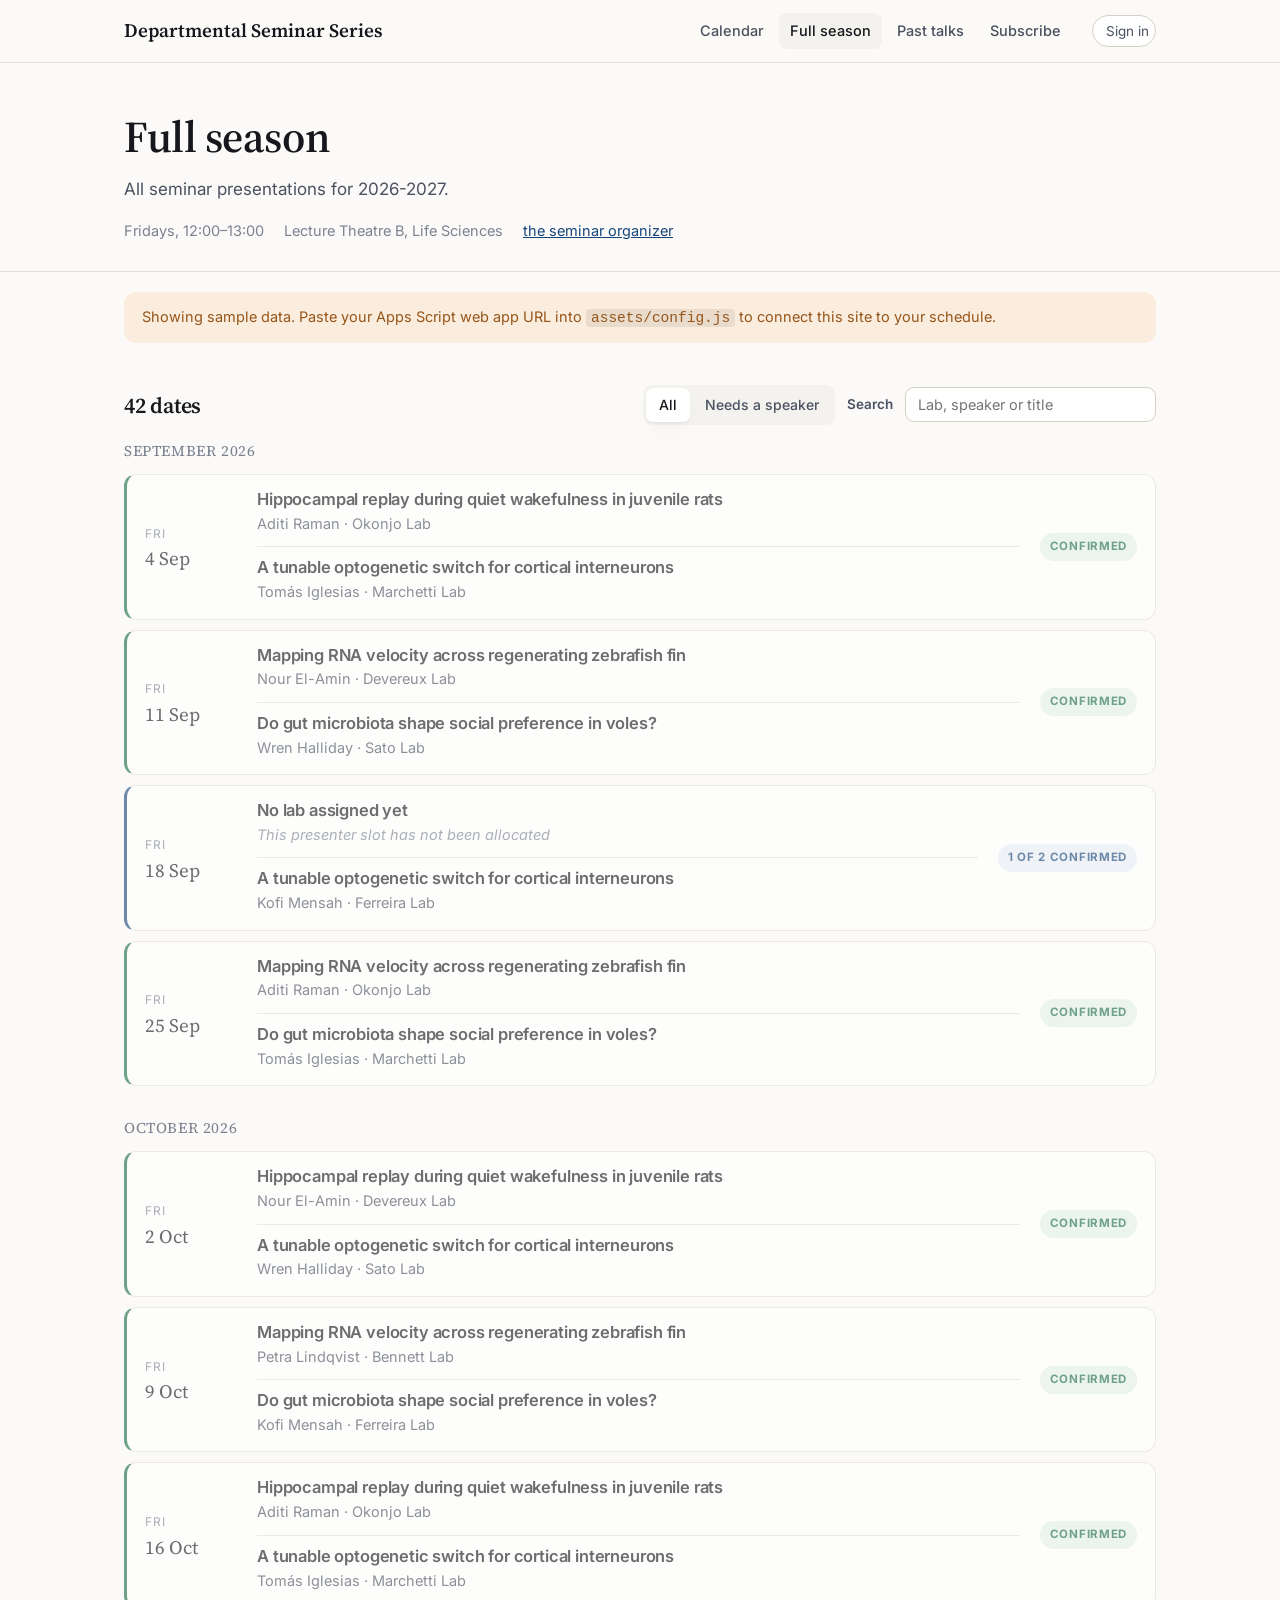
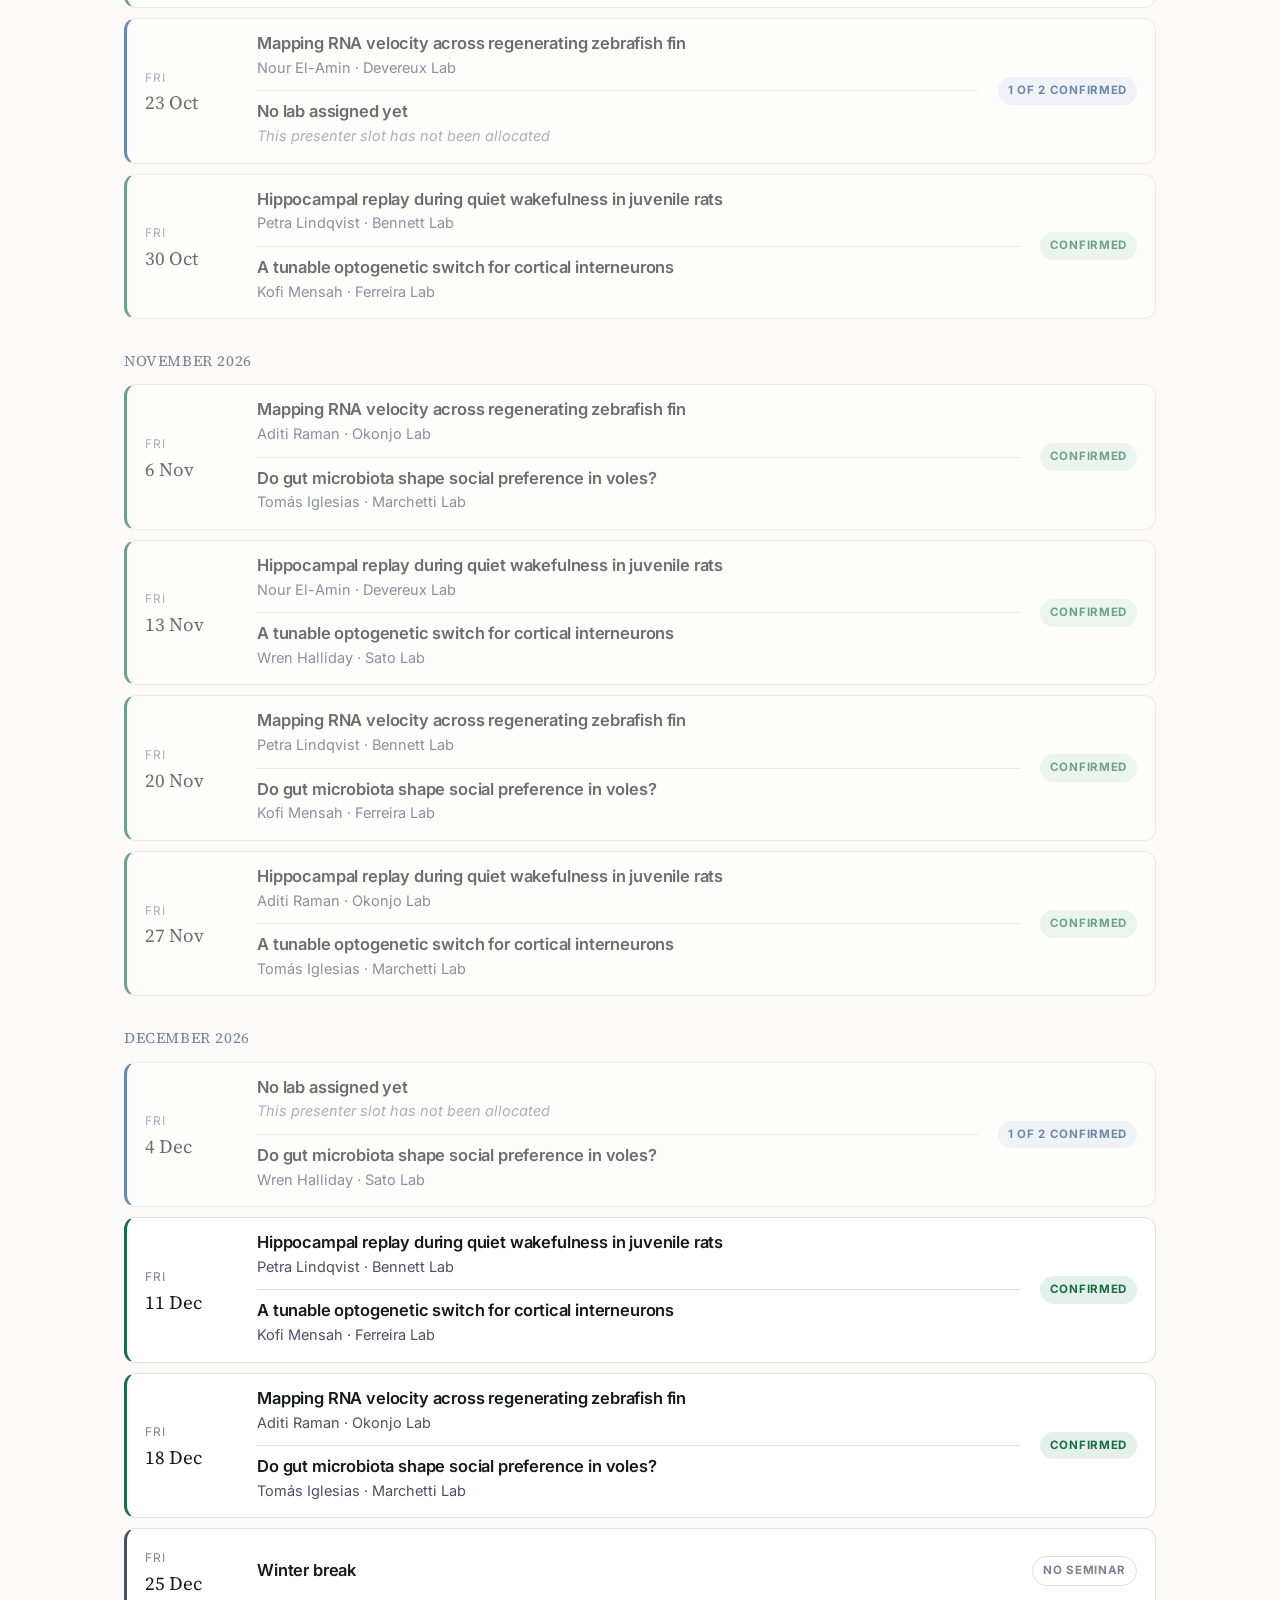
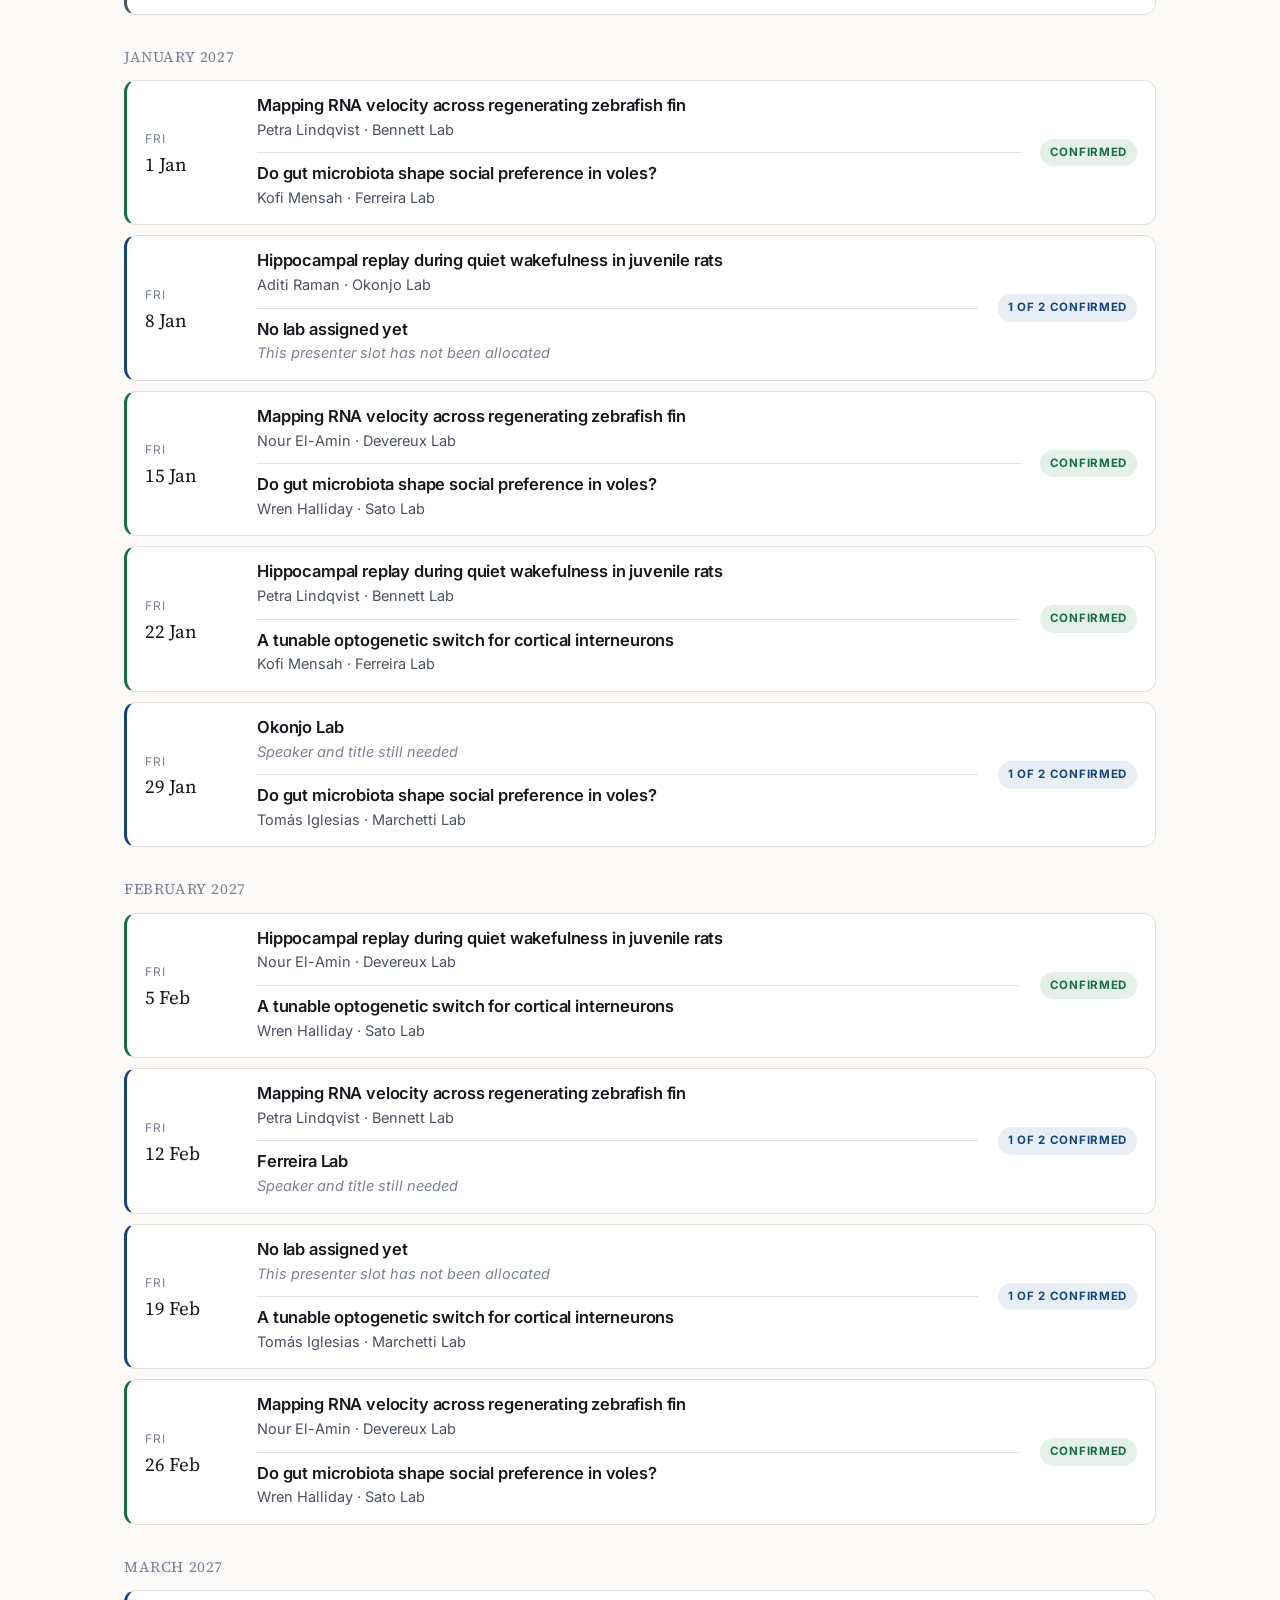
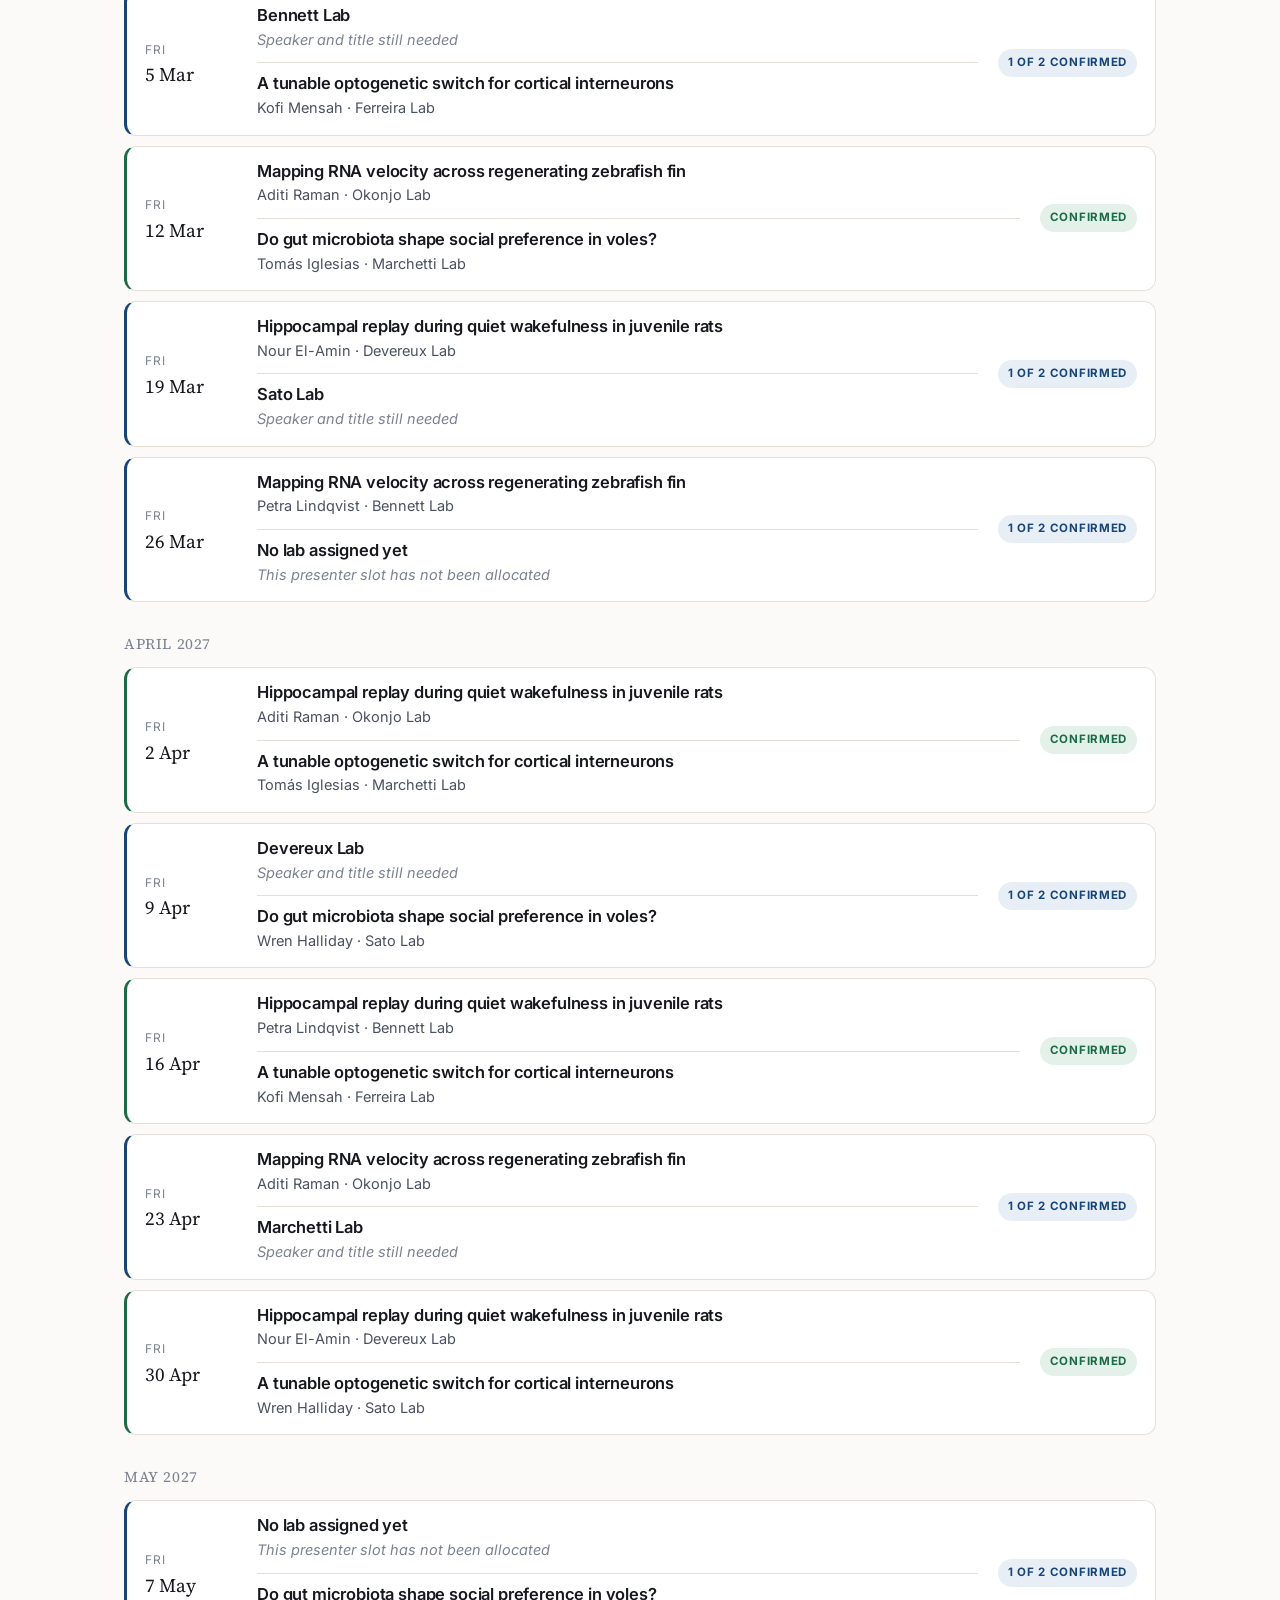
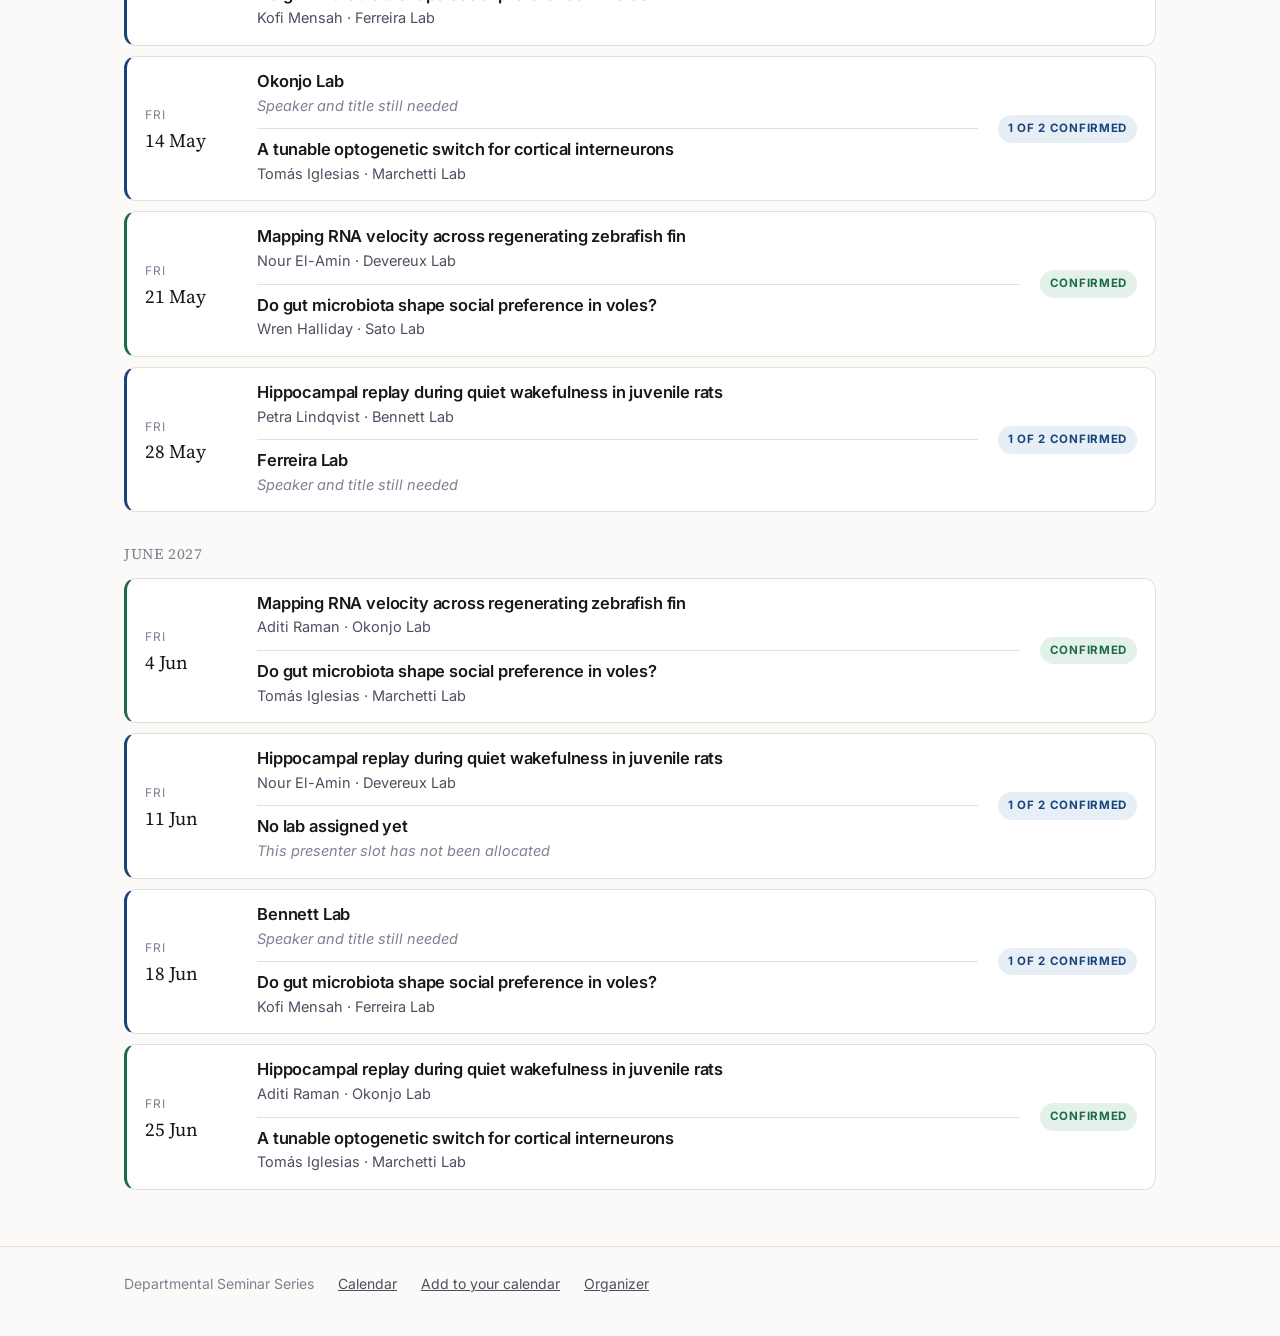
<file: schedule.html>
<!doctype html>
<html lang="en">
<head>
<meta charset="utf-8">
<meta name="viewport" content="width=device-width, initial-scale=1">
<title>Full season</title>
<meta name="description" content="Every Friday of the seminar season, with the two labs assigned to each date.">
<link rel="preconnect" href="https://fonts.googleapis.com">
<link rel="preconnect" href="https://fonts.gstatic.com" crossorigin>
<link href="https://fonts.googleapis.com/css2?family=Inter:wght@400;500;600;700&family=Source+Serif+4:opsz,wght@8..60,400;8..60,600&display=swap" rel="stylesheet">
<link rel="stylesheet" href="assets/styles.css">
<script src="assets/config.js"></script>
</head>
<body>

<header class="site-head">
  <div class="wrap head-inner">
    <a class="brand" href="index.html"><strong data-bind="seriesName">Seminar Series</strong></a>
    <nav class="nav">
      <a href="index.html">Calendar</a>
      <a href="schedule.html">Full season</a>
      <a href="archive.html">Past talks</a>
      <a href="subscribe.html">Subscribe</a>
    </nav>
    <div id="session-slot"></div>
    <button class="menu-btn" aria-label="Menu">&#9776;</button>
  </div>
</header>

<section class="hero">
  <div class="wrap">
    <h1>Full season</h1>
    <p class="tagline">All seminar presentations for 2026-2027.</p>
    <div class="meta" id="hero-meta"></div>
  </div>
</section>

<main class="wrap">
  <div id="banner-slot"></div>

  <div class="toolbar">
    <h2 id="count-label">All dates</h2>
    <div class="seg" id="filter">
      <button data-f="all" aria-pressed="true">All</button>
      <button data-f="needs" aria-pressed="false">Needs a speaker</button>
      <button data-f="mine" aria-pressed="false">My lab</button>
    </div>
    <label class="lbl" for="q" style="margin:0">Search</label>
    <input class="field" id="q" type="search" placeholder="Lab, speaker or title" style="min-width:200px">
  </div>

  <div class="list" id="rows"><div class="skeleton"></div></div>
</main>

<footer class="site-foot">
  <div class="wrap foot-inner">
    <span data-bind="seriesName">Seminar Series</span>
    <a href="index.html">Calendar</a>
    <a href="subscribe.html">Add to your calendar</a>
    <a href="dashboard.html">Organizer</a>
  </div>
</footer>

<script src="assets/app.js"></script>
<script>
(function () {
  var filter = 'all';
  var rows = document.getElementById('rows');
  var q = document.getElementById('q');

  document.getElementById('filter').addEventListener('click', function (e) {
    var b = e.target.closest('button');
    if (!b) return;
    filter = b.dataset.f;
    SEM.render();
  });
  q.addEventListener('input', function () { SEM.render(); });

  SEM.onRender(function (state) {
    var mine = SEM.session() && SEM.session().lab;
    SEM.$$('#filter button').forEach(function (b) {
      b.setAttribute('aria-pressed', b.dataset.f === filter ? 'true' : 'false');
      if (b.dataset.f === 'mine') b.hidden = !mine;
    });
    if (filter === 'mine' && !mine) filter = 'all';

    var term = q.value.trim().toLowerCase();
    var list = state.slots.filter(function (s) {
      if (filter === 'needs' && (SEM.statusOf(s) === 'filled' || s.type !== 'talk')) return false;
      if (filter === 'mine' && !SEM.hasLab(s, mine)) return false;
      if (term) {
        var hay = [s.note];
        SEM.talksOf(s).forEach(function (t) { hay.push(t.lab, t.speaker, t.title); });
        if (hay.join(' ').toLowerCase().indexOf(term) < 0) return false;
      }
      return true;
    });

    var n = list.filter(function (s) { return s.type !== 'break'; }).length;
    document.getElementById('count-label').textContent =
      n + (n === 1 ? ' date' : ' dates') +
      (filter === 'needs' ? (n === 1 ? ' still needs a speaker' : ' still need a speaker')
        : filter === 'mine' ? ' for ' + mine : '');

    SEM.renderList(rows, list, {
      mineFirst: true,
      emptyTitle: term ? 'Nothing matched' : 'Nothing to show',
      emptyBody: term ? 'Try a different search term.' : 'Every date in this view is accounted for.'
    });
  });
})();
</script>
</body>
</html>
</file>
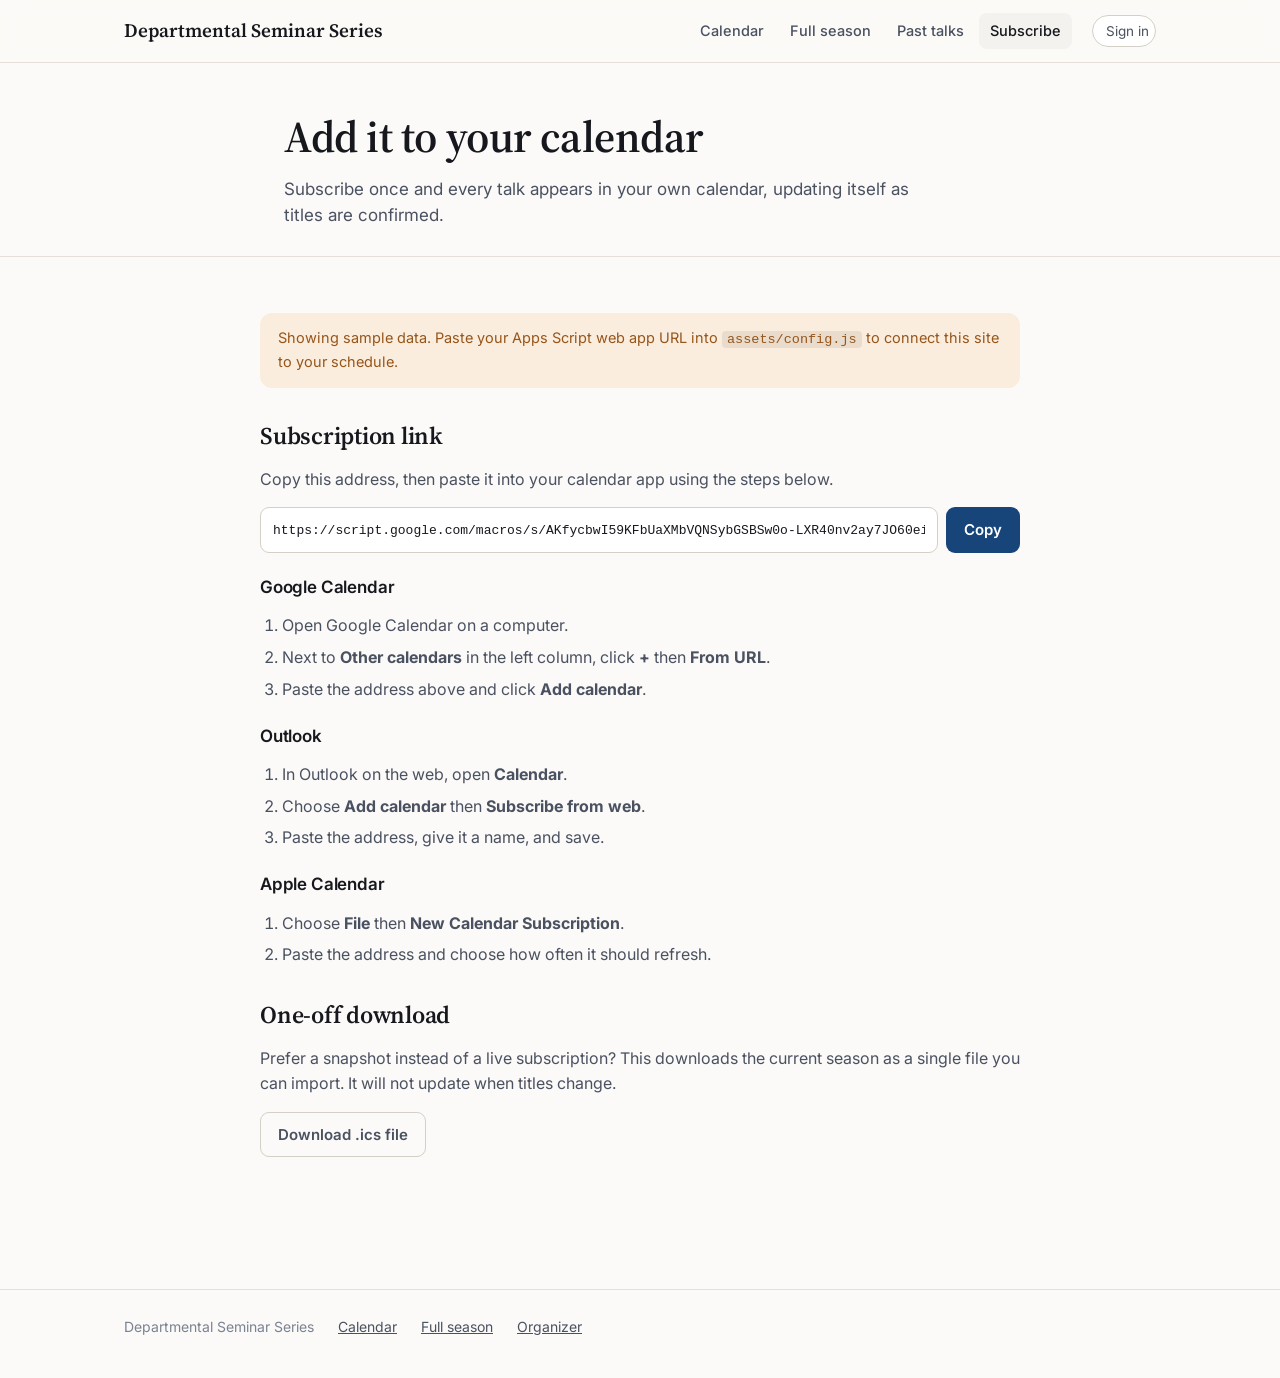
<file: subscribe.html>
<!doctype html>
<html lang="en">
<head>
<meta charset="utf-8">
<meta name="viewport" content="width=device-width, initial-scale=1">
<title>Subscribe</title>
<meta name="description" content="Add the seminar series to your own calendar.">
<link rel="preconnect" href="https://fonts.googleapis.com">
<link rel="preconnect" href="https://fonts.gstatic.com" crossorigin>
<link href="https://fonts.googleapis.com/css2?family=Inter:wght@400;500;600;700&family=Source+Serif+4:opsz,wght@8..60,400;8..60,600&display=swap" rel="stylesheet">
<link rel="stylesheet" href="assets/styles.css">
<script src="assets/config.js"></script>
</head>
<body>

<header class="site-head">
  <div class="wrap head-inner">
    <a class="brand" href="index.html"><strong data-bind="seriesName">Seminar Series</strong></a>
    <nav class="nav">
      <a href="index.html">Calendar</a>
      <a href="schedule.html">Full season</a>
      <a href="archive.html">Past talks</a>
      <a href="subscribe.html">Subscribe</a>
    </nav>
    <div id="session-slot"></div>
    <button class="menu-btn" aria-label="Menu">&#9776;</button>
  </div>
</header>

<section class="hero">
  <div class="wrap narrow">
    <h1>Add it to your calendar</h1>
    <p class="tagline">Subscribe once and every talk appears in your own calendar, updating itself as titles are confirmed.</p>
  </div>
</section>

<main class="wrap narrow prose">
  <div id="banner-slot"></div>

  <h2>Subscription link</h2>
  <p>Copy this address, then paste it into your calendar app using the steps below.</p>
  <div class="copybox">
    <input class="field" id="feed" readonly value="Loading…">
    <button class="btn" id="copy">Copy</button>
  </div>
  <p class="hint" id="copy-note"></p>

  <h3>Google Calendar</h3>
  <ol>
    <li>Open Google Calendar on a computer.</li>
    <li>Next to <strong>Other calendars</strong> in the left column, click <strong>+</strong> then <strong>From URL</strong>.</li>
    <li>Paste the address above and click <strong>Add calendar</strong>.</li>
  </ol>

  <h3>Outlook</h3>
  <ol>
    <li>In Outlook on the web, open <strong>Calendar</strong>.</li>
    <li>Choose <strong>Add calendar</strong> then <strong>Subscribe from web</strong>.</li>
    <li>Paste the address, give it a name, and save.</li>
  </ol>

  <h3>Apple Calendar</h3>
  <ol>
    <li>Choose <strong>File</strong> then <strong>New Calendar Subscription</strong>.</li>
    <li>Paste the address and choose how often it should refresh.</li>
  </ol>

  <h2>One-off download</h2>
  <p>Prefer a snapshot instead of a live subscription? This downloads the current season as a single file you can import. It will not update when titles change.</p>
  <p><button class="btn ghost" id="dl">Download .ics file</button></p>
</main>

<footer class="site-foot">
  <div class="wrap foot-inner">
    <span data-bind="seriesName">Seminar Series</span>
    <a href="index.html">Calendar</a>
    <a href="schedule.html">Full season</a>
    <a href="dashboard.html">Organizer</a>
  </div>
</footer>

<script src="assets/app.js"></script>
<script>
(function () {
  var feed = document.getElementById('feed');
  var noteEl = document.getElementById('copy-note');

  document.getElementById('dl').addEventListener('click', function () { SEM.downloadIcs(); });

  document.getElementById('copy').addEventListener('click', function () {
    feed.select();
    var ok = false;
    try { ok = document.execCommand('copy'); } catch (e) {}
    if (navigator.clipboard) navigator.clipboard.writeText(feed.value).then(function () { ok = true; });
    noteEl.textContent = 'Copied to your clipboard.';
    setTimeout(function () { noteEl.textContent = ''; }, 3000);
  });

  SEM.onRender(function () {
    var url = SEM.icsUrl();
    feed.value = url || 'Not available until the site is connected to its schedule.';
    document.getElementById('copy').disabled = !url;
  });
})();
</script>
</body>
</html>
</file>
<file: assets/styles.css>
:root {
  --bg: #fbfaf8;
  --surface: #ffffff;
  --surface-2: #f4f2ee;
  --ink: #16181d;
  --ink-2: #4a5160;
  --muted: #7b8291;
  --line: #e4e0d9;
  --line-2: #d5d0c6;
  --accent: #17457a;
  --accent-soft: #e8eef6;
  --ok: #1b6b45;
  --ok-soft: #e3f1ea;
  --warn: #96551a;
  --warn-soft: #fbeddd;
  --open: #4a5160;
  --open-soft: #eeece7;
  --btn-fg: #ffffff;
  --shadow: 0 1px 2px rgba(20, 24, 32, .05), 0 8px 24px -12px rgba(20, 24, 32, .18);
  --radius: 12px;
  --font-sans: "Inter", -apple-system, BlinkMacSystemFont, "Segoe UI", Roboto, Helvetica, Arial, sans-serif;
  --font-serif: "Source Serif 4", Georgia, "Times New Roman", serif;
}

@media (prefers-color-scheme: dark) {
  :root:not([data-theme="light"]) {
    --bg: #0f1216;
    --surface: #161a21;
    --surface-2: #1c212a;
    --ink: #e9ecf1;
    --ink-2: #b3bac7;
    --muted: #858d9c;
    --line: #262c36;
    --line-2: #333b47;
    --accent: #7aa9e0;
    --accent-soft: #1a2634;
    --ok: #6cc79b;
    --ok-soft: #142620;
    --warn: #e0a86a;
    --warn-soft: #2a2015;
    --open: #b3bac7;
    --open-soft: #1f242d;
    --btn-fg: #0f1216;
    --shadow: 0 1px 2px rgba(0, 0, 0, .4), 0 8px 24px -12px rgba(0, 0, 0, .7);
  }
}

:root[data-theme="dark"] {
  --bg: #0f1216;
  --surface: #161a21;
  --surface-2: #1c212a;
  --ink: #e9ecf1;
  --ink-2: #b3bac7;
  --muted: #858d9c;
  --line: #262c36;
  --line-2: #333b47;
  --accent: #7aa9e0;
  --accent-soft: #1a2634;
  --ok: #6cc79b;
  --ok-soft: #142620;
  --warn: #e0a86a;
  --warn-soft: #2a2015;
  --open: #b3bac7;
  --open-soft: #1f242d;
  --btn-fg: #0f1216;
  --shadow: 0 1px 2px rgba(0, 0, 0, .4), 0 8px 24px -12px rgba(0, 0, 0, .7);
}

* { box-sizing: border-box; }

html { -webkit-text-size-adjust: 100%; }

body {
  margin: 0;
  background: var(--bg);
  color: var(--ink);
  font-family: var(--font-sans);
  font-size: 16px;
  line-height: 1.55;
  -webkit-font-smoothing: antialiased;
}

h1, h2, h3 { font-family: var(--font-serif); font-weight: 600; line-height: 1.2; margin: 0; letter-spacing: -.01em; }
a { color: var(--accent); }
button { font: inherit; }

.wrap { max-width: 1080px; margin: 0 auto; padding: 0 24px; }
.narrow { max-width: 760px; }

/* header */

.site-head {
  border-bottom: 1px solid var(--line);
  background: color-mix(in srgb, var(--bg) 88%, transparent);
  position: sticky; top: 0; z-index: 40;
  backdrop-filter: saturate(1.4) blur(10px);
}
.head-inner { display: flex; align-items: center; gap: 20px; height: 62px; }
.brand { display: flex; align-items: baseline; gap: 10px; text-decoration: none; color: var(--ink); margin-right: auto; min-width: 0; }
.brand strong { font-family: var(--font-serif); font-size: 19px; font-weight: 600; white-space: nowrap; overflow: hidden; text-overflow: ellipsis; }
.brand span { color: var(--muted); font-size: 13px; white-space: nowrap; }
.nav { display: flex; gap: 4px; align-items: center; }
.nav a {
  color: var(--ink-2); text-decoration: none; font-size: 14.5px; font-weight: 500;
  padding: 7px 11px; border-radius: 8px;
}
.nav a:hover { background: var(--surface-2); color: var(--ink); }
.nav a[aria-current="page"] { color: var(--ink); background: var(--surface-2); }

.session {
  display: flex; align-items: center; gap: 8px; border: 1px solid var(--line-2);
  background: var(--surface); border-radius: 999px; padding: 5px 6px 5px 13px; font-size: 13.5px;
  color: var(--ink-2); cursor: pointer;
}
.session:hover { border-color: var(--accent); color: var(--ink); }
.session .dot { width: 7px; height: 7px; border-radius: 50%; background: var(--ok); }
.session .x { color: var(--muted); padding: 0 6px; }

.menu-btn { display: none; background: none; border: 1px solid var(--line-2); border-radius: 8px; color: var(--ink); padding: 7px 10px; cursor: pointer; }

/* hero */

.hero { padding: 48px 0 28px; border-bottom: 1px solid var(--line); }
.hero h1 { font-size: clamp(30px, 5vw, 44px); }
.hero .tagline { color: var(--ink-2); margin: 12px 0 0; font-size: 17px; max-width: 60ch; }
.hero .meta { display: flex; flex-wrap: wrap; gap: 8px 20px; margin-top: 18px; color: var(--muted); font-size: 14.5px; }

.next-up {
  display: grid; grid-template-columns: auto 1fr auto; gap: 24px; align-items: center;
  margin-top: 28px; padding: 20px 22px; background: var(--surface); border: 1px solid var(--line);
  border-radius: var(--radius); box-shadow: var(--shadow);
}
.next-up .when { text-align: center; min-width: 74px; }
.next-up .when .d { font-family: var(--font-serif); font-size: 32px; line-height: 1; }
.next-up .when .m { font-size: 12px; letter-spacing: .1em; text-transform: uppercase; color: var(--muted); margin-top: 5px; }
.next-up .what .eyebrow { font-size: 12px; letter-spacing: .1em; text-transform: uppercase; color: var(--accent); font-weight: 600; }
.next-up .what h2 { font-size: 20px; margin: 5px 0 3px; }
.next-up .what p { margin: 0; color: var(--ink-2); font-size: 15px; }
.next-up .what .talk { margin-top: 5px; }
.next-up .what .talk + .talk { margin-top: 12px; padding-top: 12px; border-top: 1px solid var(--line); }
.next-up .what .talk h2 { font-size: 17px; margin: 0 0 2px; }

/* toolbar */

.toolbar { display: flex; flex-wrap: wrap; align-items: center; gap: 12px; padding: 22px 0 14px; }
.toolbar h2 { font-size: 22px; margin-right: auto; }
.seg { display: inline-flex; background: var(--surface-2); border-radius: 9px; padding: 3px; gap: 2px; }
.seg button {
  border: 0; background: none; color: var(--ink-2); padding: 6px 13px; border-radius: 7px;
  cursor: pointer; font-size: 14px; font-weight: 500;
}
.seg button[aria-pressed="true"] { background: var(--surface); color: var(--ink); box-shadow: var(--shadow); }

.field {
  background: var(--surface); border: 1px solid var(--line-2); color: var(--ink);
  border-radius: 9px; padding: 8px 12px; font-size: 14.5px; font-family: inherit;
}
.field:focus { outline: 2px solid var(--accent); outline-offset: 1px; }

.btn {
  border: 1px solid transparent; background: var(--accent); color: var(--btn-fg); border-radius: 9px;
  padding: 10px 17px; font-size: 15px; font-weight: 600; cursor: pointer;
}
.btn:hover { filter: brightness(1.08); }
.btn[disabled] { opacity: .55; cursor: default; filter: none; }
.btn.ghost { background: none; color: var(--ink-2); border-color: var(--line-2); }
.btn.ghost:hover { border-color: var(--accent); color: var(--ink); filter: none; }
.btn.danger { background: none; color: var(--warn); border-color: var(--line-2); }

/* month nav */

.months { display: flex; gap: 4px; overflow-x: auto; padding: 2px 0 10px; scrollbar-width: thin; }
.months button {
  flex: 0 0 auto; border: 1px solid var(--line); background: var(--surface); color: var(--ink-2);
  border-radius: 8px; padding: 7px 13px; cursor: pointer; font-size: 14px; white-space: nowrap;
}
.months button[aria-pressed="true"] { background: var(--accent); border-color: var(--accent); color: var(--surface); font-weight: 600; }
.months button .n { display: inline-block; margin-left: 7px; opacity: .65; font-variant-numeric: tabular-nums; }

/* calendar */

.cal { background: var(--surface); border: 1px solid var(--line); border-radius: var(--radius); overflow: hidden; box-shadow: var(--shadow); }
.cal-head { display: grid; grid-template-columns: repeat(7, 1fr); border-bottom: 1px solid var(--line); }
.cal-head div { padding: 11px 12px; font-size: 12px; letter-spacing: .08em; text-transform: uppercase; color: var(--muted); font-weight: 600; }
.cal-grid { display: grid; grid-template-columns: repeat(7, 1fr); }
.cell { border-right: 1px solid var(--line); border-bottom: 1px solid var(--line); min-height: 116px; padding: 9px 10px; position: relative; }
.cell:nth-child(7n) { border-right: 0; }
.cal-grid > .cell:nth-last-child(-n+7) { border-bottom: 0; }
.cell.out { background: var(--surface-2); }
.cell .num { font-size: 13px; color: var(--muted); font-variant-numeric: tabular-nums; }
.cell.out .num { opacity: .4; }
.cell.today .num { background: var(--accent); color: var(--surface); border-radius: 50%; width: 22px; height: 22px; display: inline-flex; align-items: center; justify-content: center; font-weight: 600; }

.slot {
  display: block; width: 100%; text-align: left; margin-top: 7px; border: 1px solid var(--line);
  border-left: 3px solid var(--open); background: var(--open-soft); border-radius: 8px;
  padding: 8px 9px; cursor: pointer; color: inherit;
}
.slot:hover { border-color: var(--accent); border-left-color: var(--accent); transform: translateY(-1px); }
.slot .talk { display: block; }
.slot .talk + .talk { margin-top: 6px; padding-top: 6px; border-top: 1px dashed var(--line-2); }
.slot .lab { display: block; font-size: 13px; font-weight: 600; line-height: 1.3; }
.slot .who { display: block; font-size: 12.5px; color: var(--ink-2); margin-top: 2px; line-height: 1.35; }
.slot.past { opacity: .58; }
.slot .tag { font-size: 11px; letter-spacing: .06em; text-transform: uppercase; font-weight: 600; color: var(--open); margin-top: 6px; display: block; }
.slot.filled { border-left-color: var(--ok); background: var(--ok-soft); }
.slot.filled .tag { color: var(--ok); }
.slot.partial { border-left-color: var(--accent); background: var(--accent-soft); }
.slot.partial .tag { color: var(--accent); }
.slot.needs { border-left-color: var(--warn); background: var(--warn-soft); }
.slot.needs .tag { color: var(--warn); }
.slot.break { border-left-color: var(--line-2); background: transparent; cursor: default; }
.slot.break:hover { transform: none; border-color: var(--line); }
.slot.mine { box-shadow: 0 0 0 2px var(--accent) inset; }

/* list */

.list { display: flex; flex-direction: column; gap: 10px; }
.row {
  display: grid; grid-template-columns: 92px 1fr auto; gap: 20px; align-items: center;
  background: var(--surface); border: 1px solid var(--line); border-left: 3px solid var(--open);
  border-radius: var(--radius); padding: 15px 18px; cursor: pointer; text-align: left; color: inherit; width: 100%;
}
.row:hover { border-color: var(--accent); border-left-color: var(--accent); }
.row.filled { border-left-color: var(--ok); }
.row.partial { border-left-color: var(--accent); }
.row.needs { border-left-color: var(--warn); }
.row.past { opacity: .62; }
.row .date { font-variant-numeric: tabular-nums; }
.row .date .dow { font-size: 12px; letter-spacing: .08em; text-transform: uppercase; color: var(--muted); }
.row .date .dm { font-family: var(--font-serif); font-size: 19px; }
.row .body h3 { font-size: 16.5px; font-family: var(--font-sans); font-weight: 600; }
.row .body p { margin: 3px 0 0; color: var(--ink-2); font-size: 14.5px; }
.row .body .untitled { color: var(--muted); font-style: italic; }
.row .body .talk + .talk { margin-top: 11px; padding-top: 11px; border-top: 1px solid var(--line); }

.pill { font-size: 11.5px; letter-spacing: .06em; text-transform: uppercase; font-weight: 700; padding: 5px 10px; border-radius: 999px; white-space: nowrap; }
.pill.filled { background: var(--ok-soft); color: var(--ok); }
.pill.partial { background: var(--accent-soft); color: var(--accent); }
.pill.needs { background: var(--warn-soft); color: var(--warn); }
.pill.open { background: var(--open-soft); color: var(--open); }
.pill.break { background: transparent; color: var(--muted); border: 1px solid var(--line); }

.month-label { font-family: var(--font-serif); font-size: 15px; color: var(--muted); margin: 20px 0 2px; letter-spacing: .04em; text-transform: uppercase; }
.month-label:first-child { margin-top: 0; }

/* modal */

.veil { position: fixed; inset: 0; background: rgba(12, 14, 18, .5); backdrop-filter: blur(3px); z-index: 90; display: flex; align-items: center; justify-content: center; padding: 20px; }
.veil[hidden] { display: none; }
.modal {
  background: var(--bg); border: 1px solid var(--line); border-radius: 16px; width: min(520px, 100%);
  max-height: min(88vh, 780px); overflow-y: auto; box-shadow: 0 24px 60px -20px rgba(0, 0, 0, .5);
}
.modal-head { padding: 22px 24px 16px; border-bottom: 1px solid var(--line); display: flex; gap: 16px; align-items: flex-start; }
.modal-head .grow { flex: 1; min-width: 0; }
.modal-head .eyebrow { font-size: 12px; letter-spacing: .1em; text-transform: uppercase; color: var(--accent); font-weight: 600; }
.modal-head h2 { font-size: 22px; margin: 6px 0 4px; }
.modal-head p { margin: 0; color: var(--ink-2); font-size: 14.5px; }
.close { border: 0; background: var(--surface-2); color: var(--ink-2); width: 32px; height: 32px; border-radius: 8px; cursor: pointer; font-size: 17px; line-height: 1; flex: 0 0 auto; }
.close:hover { color: var(--ink); }
.modal-body { padding: 20px 24px 24px; }

.lbl { display: block; font-size: 13.5px; font-weight: 600; color: var(--ink-2); margin: 0 0 6px; }
.hint { font-size: 13px; color: var(--muted); margin: 5px 0 0; }
.inp { width: 100%; background: var(--surface); border: 1px solid var(--line-2); color: var(--ink); border-radius: 9px; padding: 10px 12px; font: inherit; font-size: 15px; }
.inp:focus { outline: 2px solid var(--accent); outline-offset: 1px; border-color: var(--accent); }
.f { margin-bottom: 15px; }
.hp { position: absolute; left: -9999px; width: 1px; height: 1px; opacity: 0; }

.note { border-radius: 9px; padding: 11px 14px; font-size: 14px; margin-bottom: 16px; }
.note.err { background: var(--warn-soft); color: var(--warn); }
.note.info { background: var(--accent-soft); color: var(--accent); }
.note.good { background: var(--ok-soft); color: var(--ok); }

.actions { display: flex; gap: 10px; align-items: center; margin-top: 20px; flex-wrap: wrap; }
.actions .spacer { margin-left: auto; }

.talk-detail { background: var(--surface-2); border-radius: 10px; padding: 16px 18px; margin-bottom: 18px; }
.talk-detail .t { font-family: var(--font-serif); font-size: 18px; line-height: 1.35; }
.talk-detail .s { color: var(--ink-2); font-size: 14.5px; margin-top: 7px; }

.talk-panel { border-top: 1px solid var(--line); margin-top: 20px; padding-top: 18px; }
.talk-panel:first-child { border-top: 0; margin-top: 0; padding-top: 0; }
.talk-panel > .eyebrow { font-size: 12px; letter-spacing: .1em; text-transform: uppercase; color: var(--muted); font-weight: 600; margin-bottom: 10px; }
.talk-panel .actions { margin-top: 14px; }

/* dashboard */

.stats { display: grid; grid-template-columns: repeat(auto-fit, minmax(150px, 1fr)); gap: 12px; margin: 20px 0 26px; }
.stat { background: var(--surface); border: 1px solid var(--line); border-radius: var(--radius); padding: 16px 18px; }
.stat .v { font-family: var(--font-serif); font-size: 30px; line-height: 1; }
.stat .k { font-size: 12.5px; letter-spacing: .06em; text-transform: uppercase; color: var(--muted); margin-top: 7px; }
.stat.warn .v { color: var(--warn); }
.stat.ok .v { color: var(--ok); }

.tbl-wrap { overflow-x: auto; background: var(--surface); border: 1px solid var(--line); border-radius: var(--radius); }
table.data { width: 100%; border-collapse: collapse; font-size: 14.5px; min-width: 720px; }
table.data th { text-align: left; padding: 12px 16px; font-size: 12px; letter-spacing: .07em; text-transform: uppercase; color: var(--muted); border-bottom: 1px solid var(--line); white-space: nowrap; }
table.data td { padding: 12px 16px; border-bottom: 1px solid var(--line); vertical-align: top; }
table.data tr:last-child td { border-bottom: 0; }
table.data td.nowrap { white-space: nowrap; }
.muted { color: var(--muted); }

.copybox { display: flex; gap: 8px; align-items: stretch; margin-top: 12px; }
.copybox input { flex: 1; font-family: ui-monospace, SFMono-Regular, Menlo, monospace; font-size: 13px; }

/* misc */

.empty { text-align: center; padding: 56px 24px; color: var(--muted); }
.empty h3 { font-size: 19px; color: var(--ink); margin-bottom: 8px; }
.skeleton { height: 260px; border-radius: var(--radius); background: linear-gradient(90deg, var(--surface) 25%, var(--surface-2) 50%, var(--surface) 75%); background-size: 400% 100%; animation: sh 1.4s infinite; border: 1px solid var(--line); }
@keyframes sh { 0% { background-position: 100% 0; } 100% { background-position: 0 0; } }

.legend { display: flex; flex-wrap: wrap; gap: 6px 20px; color: var(--muted); font-size: 13.5px; padding: 14px 0 0; }
.legend span { display: inline-flex; align-items: center; gap: 7px; }
.legend i { width: 10px; height: 10px; border-radius: 3px; display: inline-block; }

.prose { padding: 36px 0 60px; }
.prose h2 { font-size: 24px; margin: 34px 0 12px; }
.prose h3 { font-size: 17px; font-family: var(--font-sans); margin: 24px 0 8px; }
.prose p, .prose li { color: var(--ink-2); }
.prose ol, .prose ul { padding-left: 22px; }
.prose li { margin-bottom: 7px; }
.prose code { background: var(--surface-2); padding: 2px 6px; border-radius: 5px; font-size: 13.5px; }

.site-foot { border-top: 1px solid var(--line); margin-top: 56px; padding: 26px 0 42px; color: var(--muted); font-size: 14px; }
.site-foot .foot-inner { display: flex; flex-wrap: wrap; gap: 10px 24px; align-items: center; }
.site-foot a { color: var(--ink-2); }

.banner { background: var(--warn-soft); color: var(--warn); border-radius: var(--radius); padding: 14px 18px; margin: 20px 0; font-size: 14.5px; }
.banner code { background: rgba(0, 0, 0, .07); padding: 1px 5px; border-radius: 4px; }

@media (max-width: 860px) {
  .nav { display: none; }
  .nav.open { display: flex; position: absolute; top: 62px; left: 0; right: 0; flex-direction: column; align-items: stretch; background: var(--bg); border-bottom: 1px solid var(--line); padding: 10px 24px 16px; gap: 2px; }
  .menu-btn { display: block; }
  .cal { min-width: 720px; }
  #view-host { overflow-x: auto; }
  .next-up { grid-template-columns: auto 1fr; }
  .next-up .when { min-width: 62px; }
}

@media (max-width: 560px) {
  .wrap { padding: 0 16px; }
  .row { grid-template-columns: 1fr; gap: 10px; }
  .row .date { display: flex; gap: 8px; align-items: baseline; }
  .hero { padding: 32px 0 22px; }
  .toolbar h2 { width: 100%; }
}

@media print {
  .site-head, .toolbar, .site-foot, .months, .legend { display: none; }
  body { background: #fff; }
  .row, .cal { break-inside: avoid; box-shadow: none; }
}
</file>
